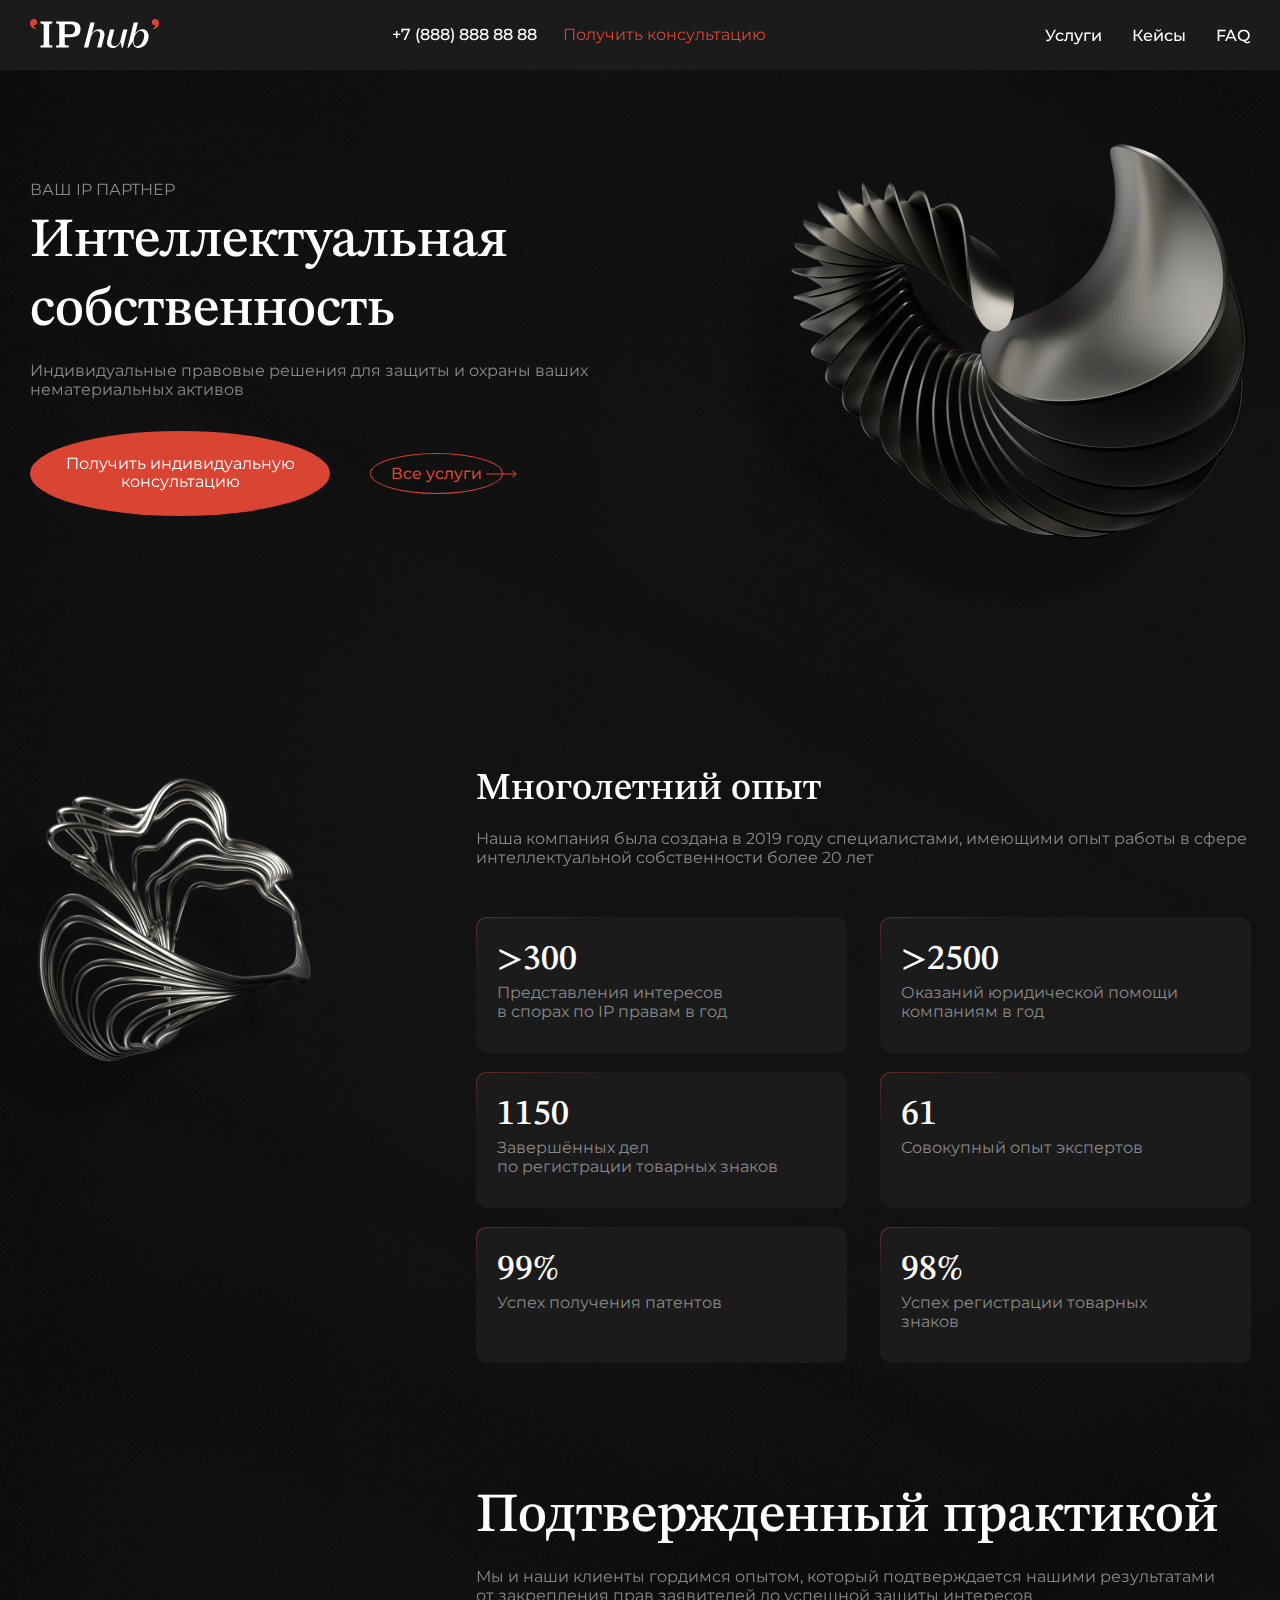
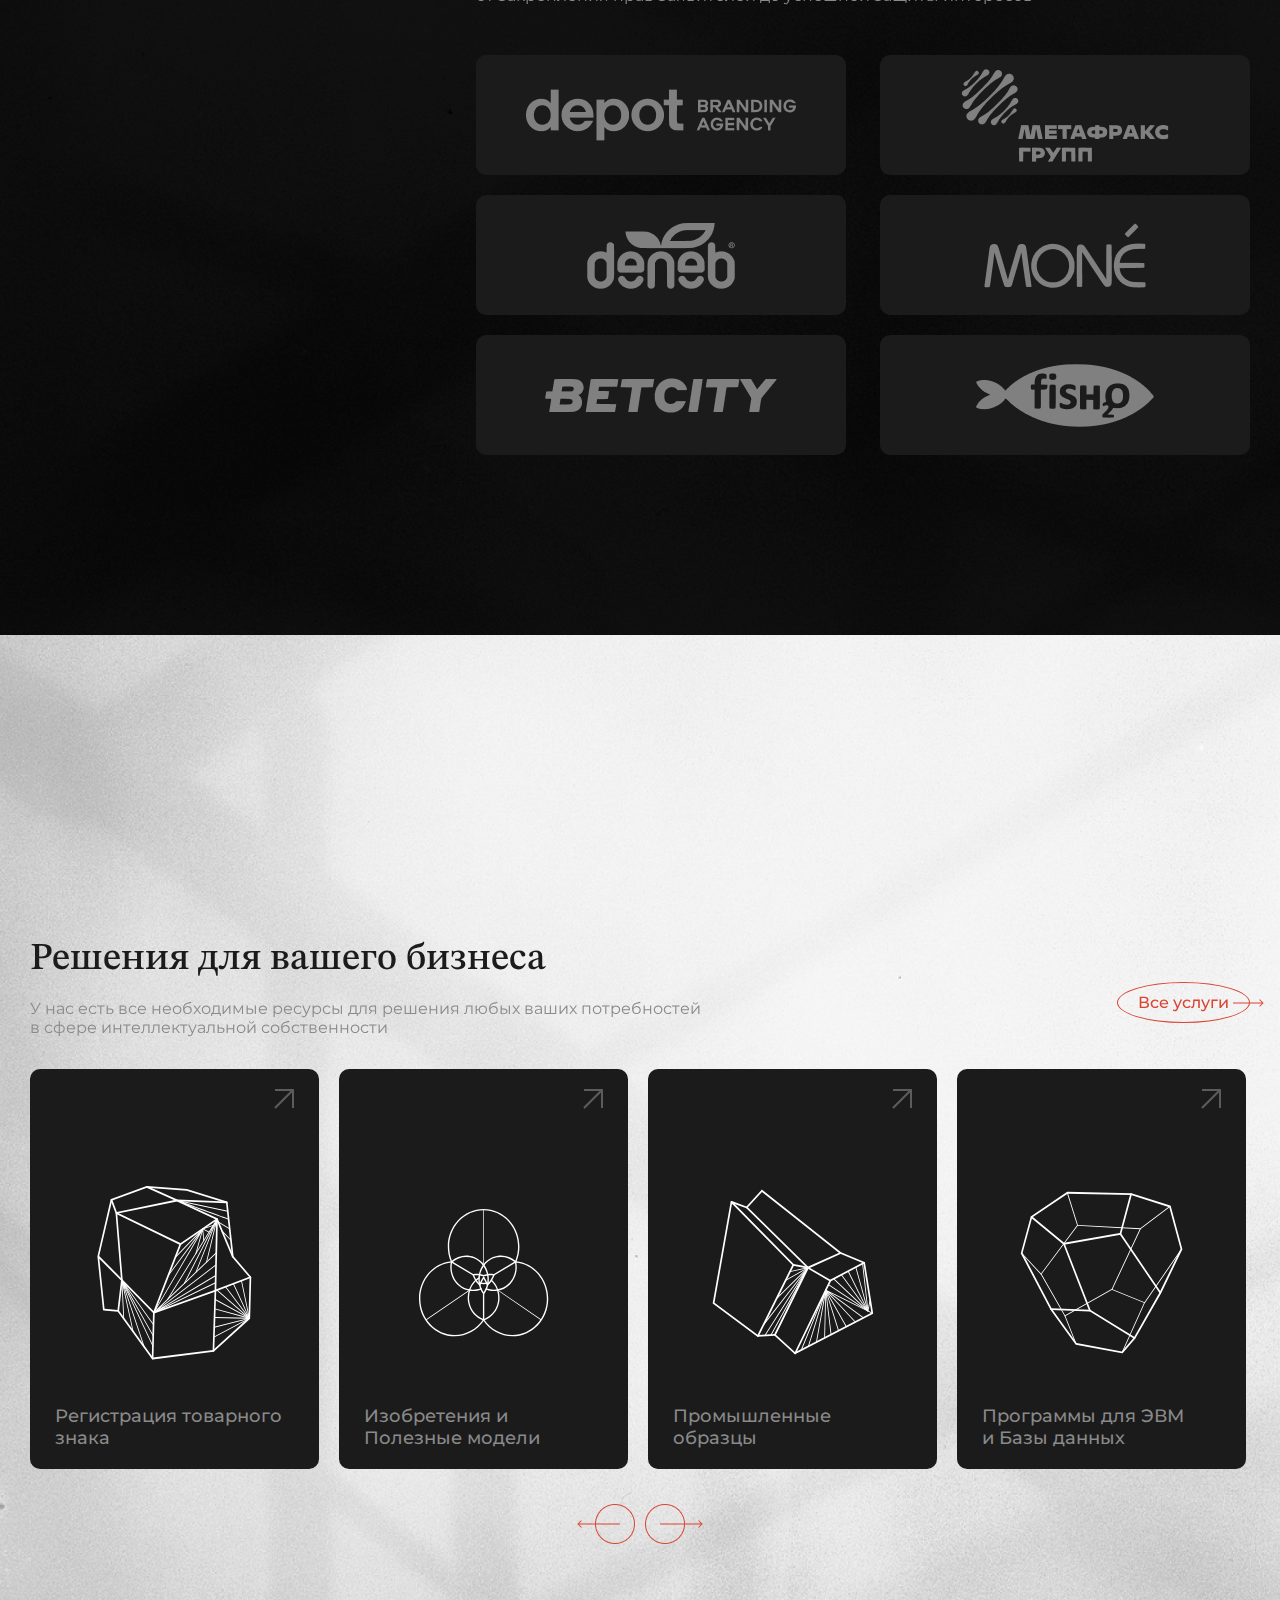
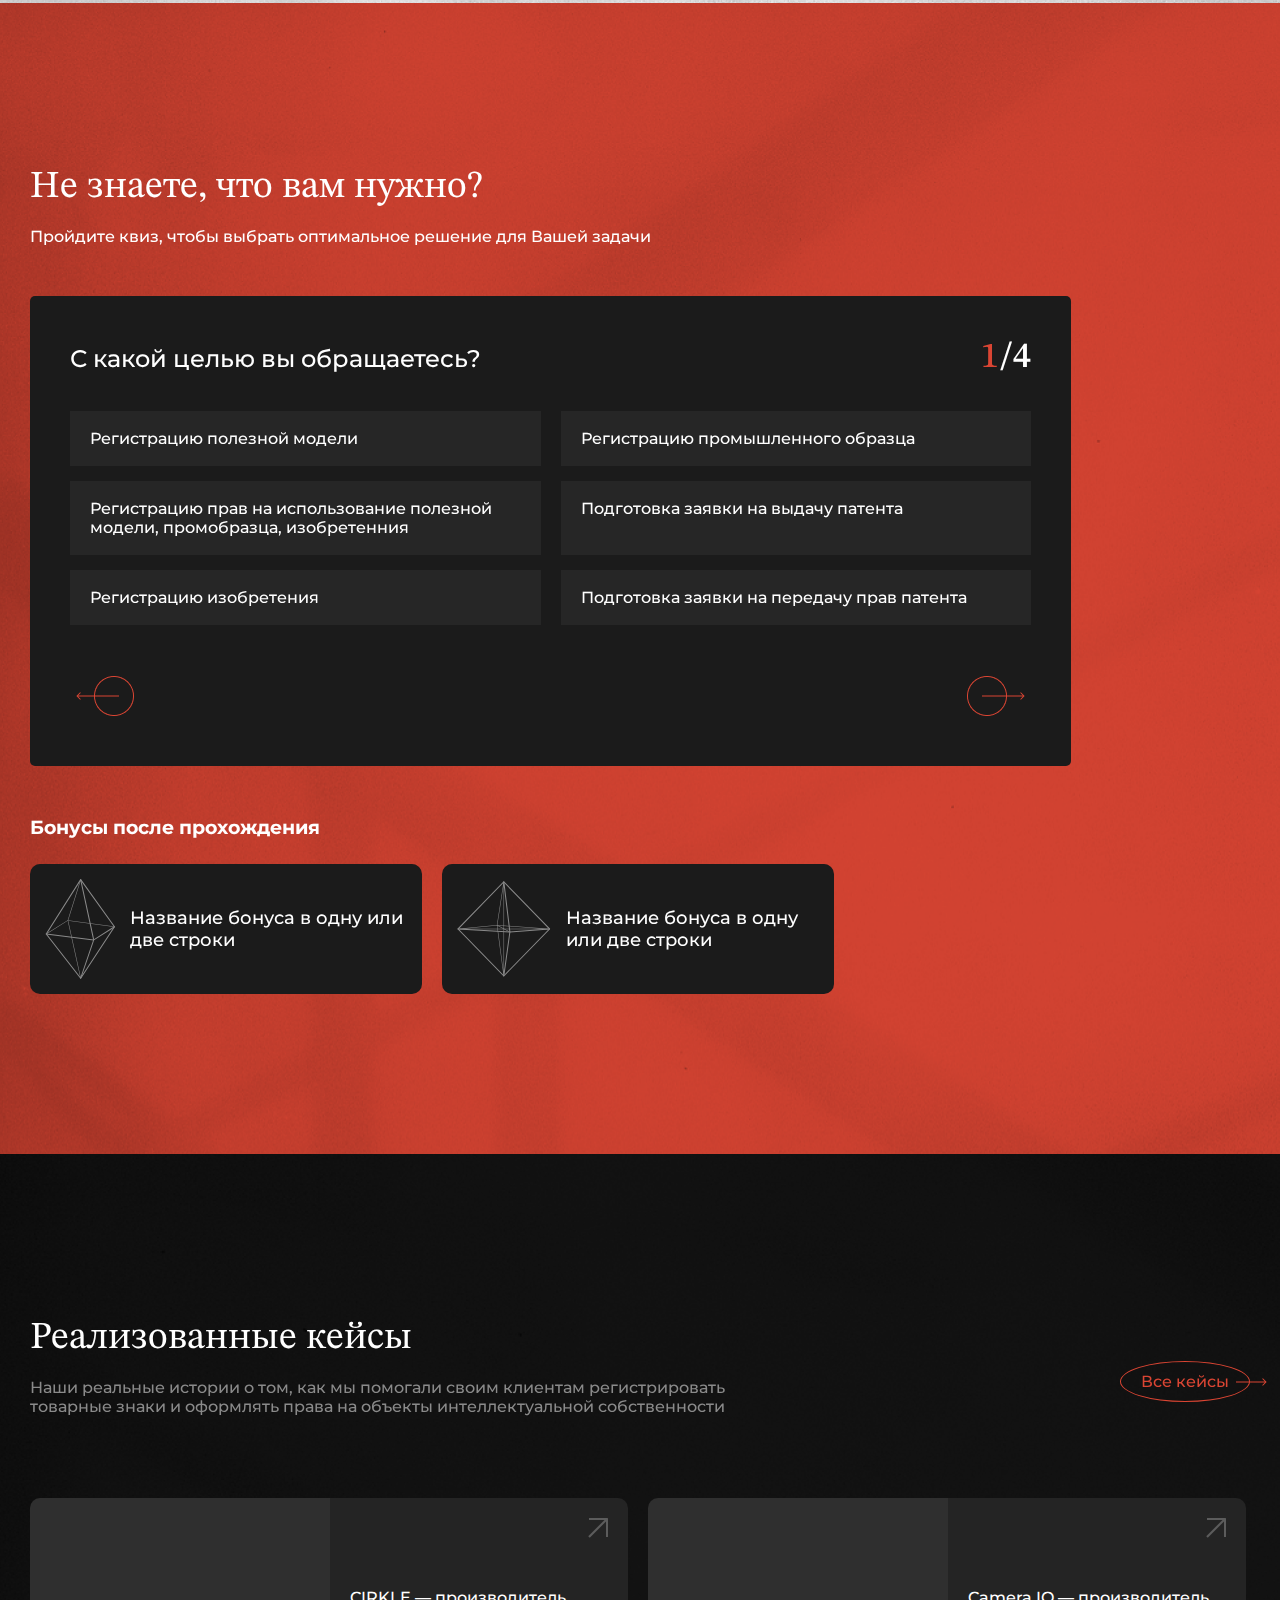
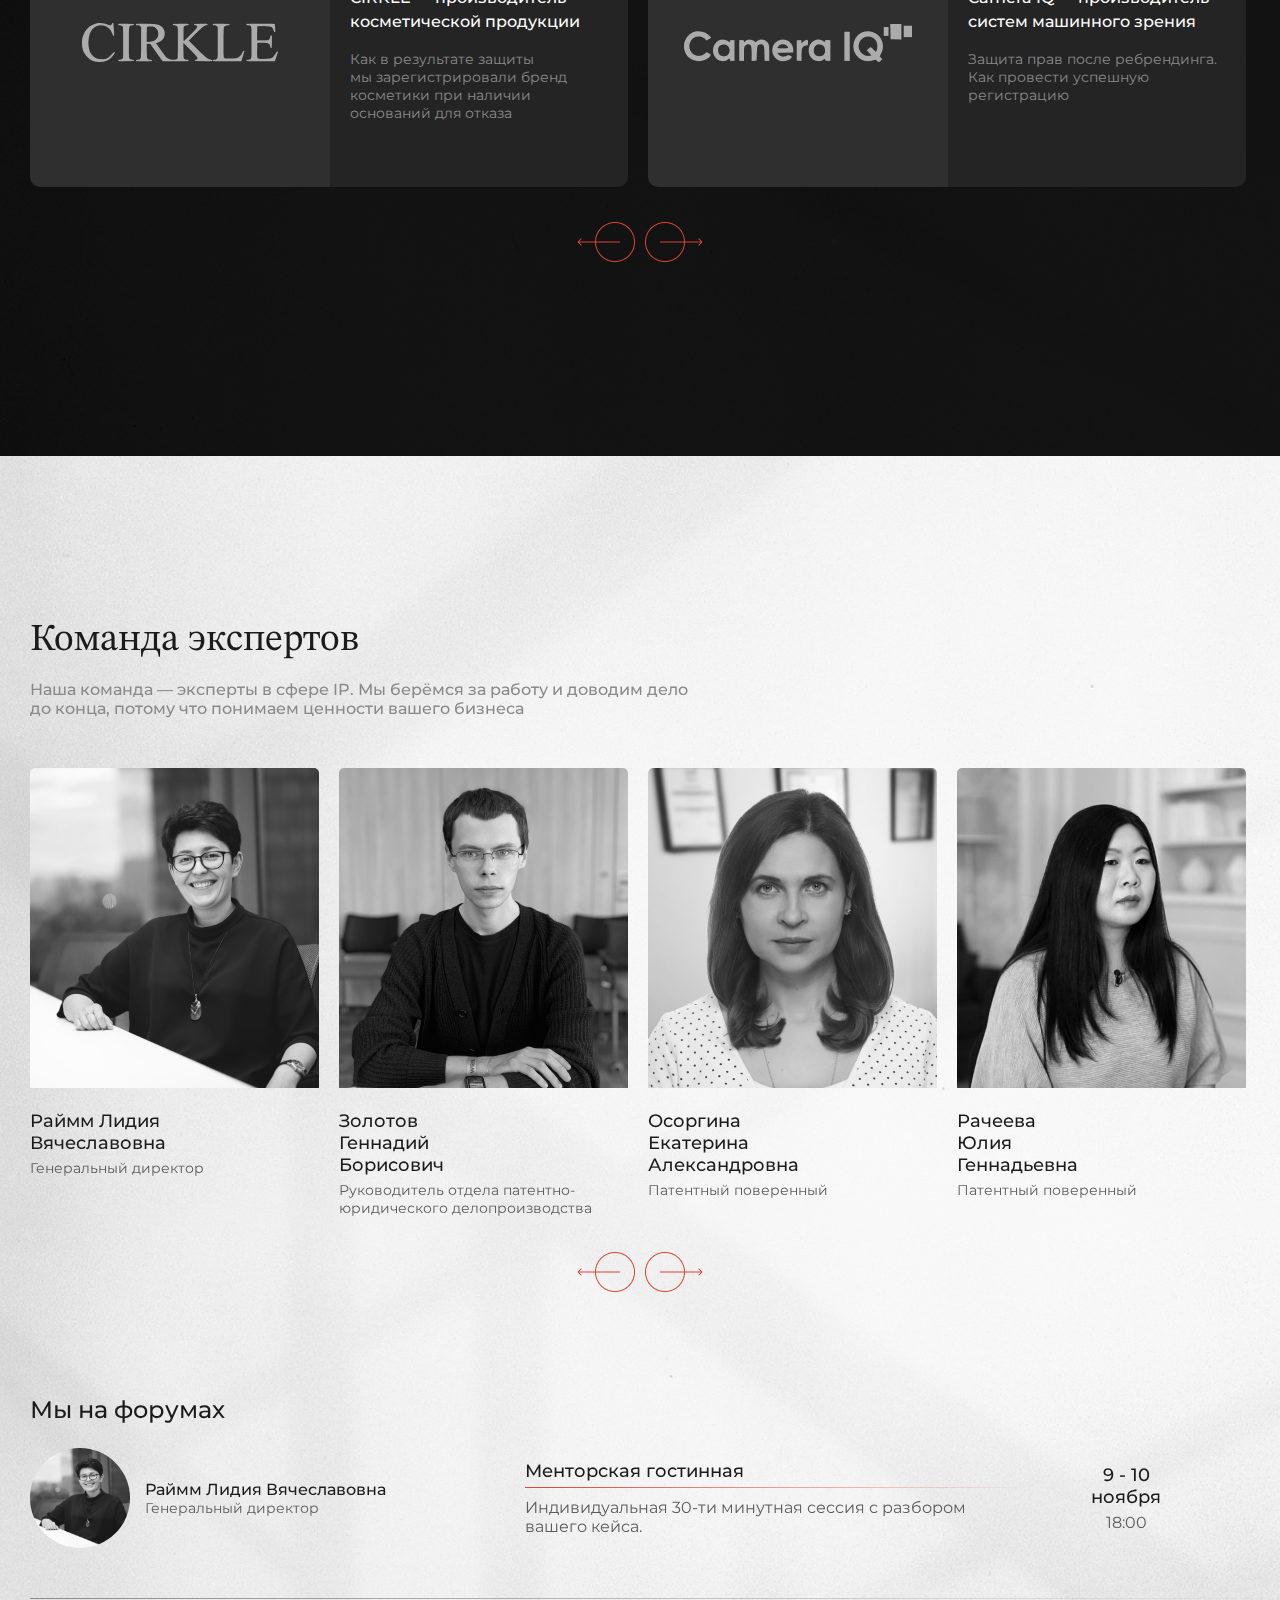
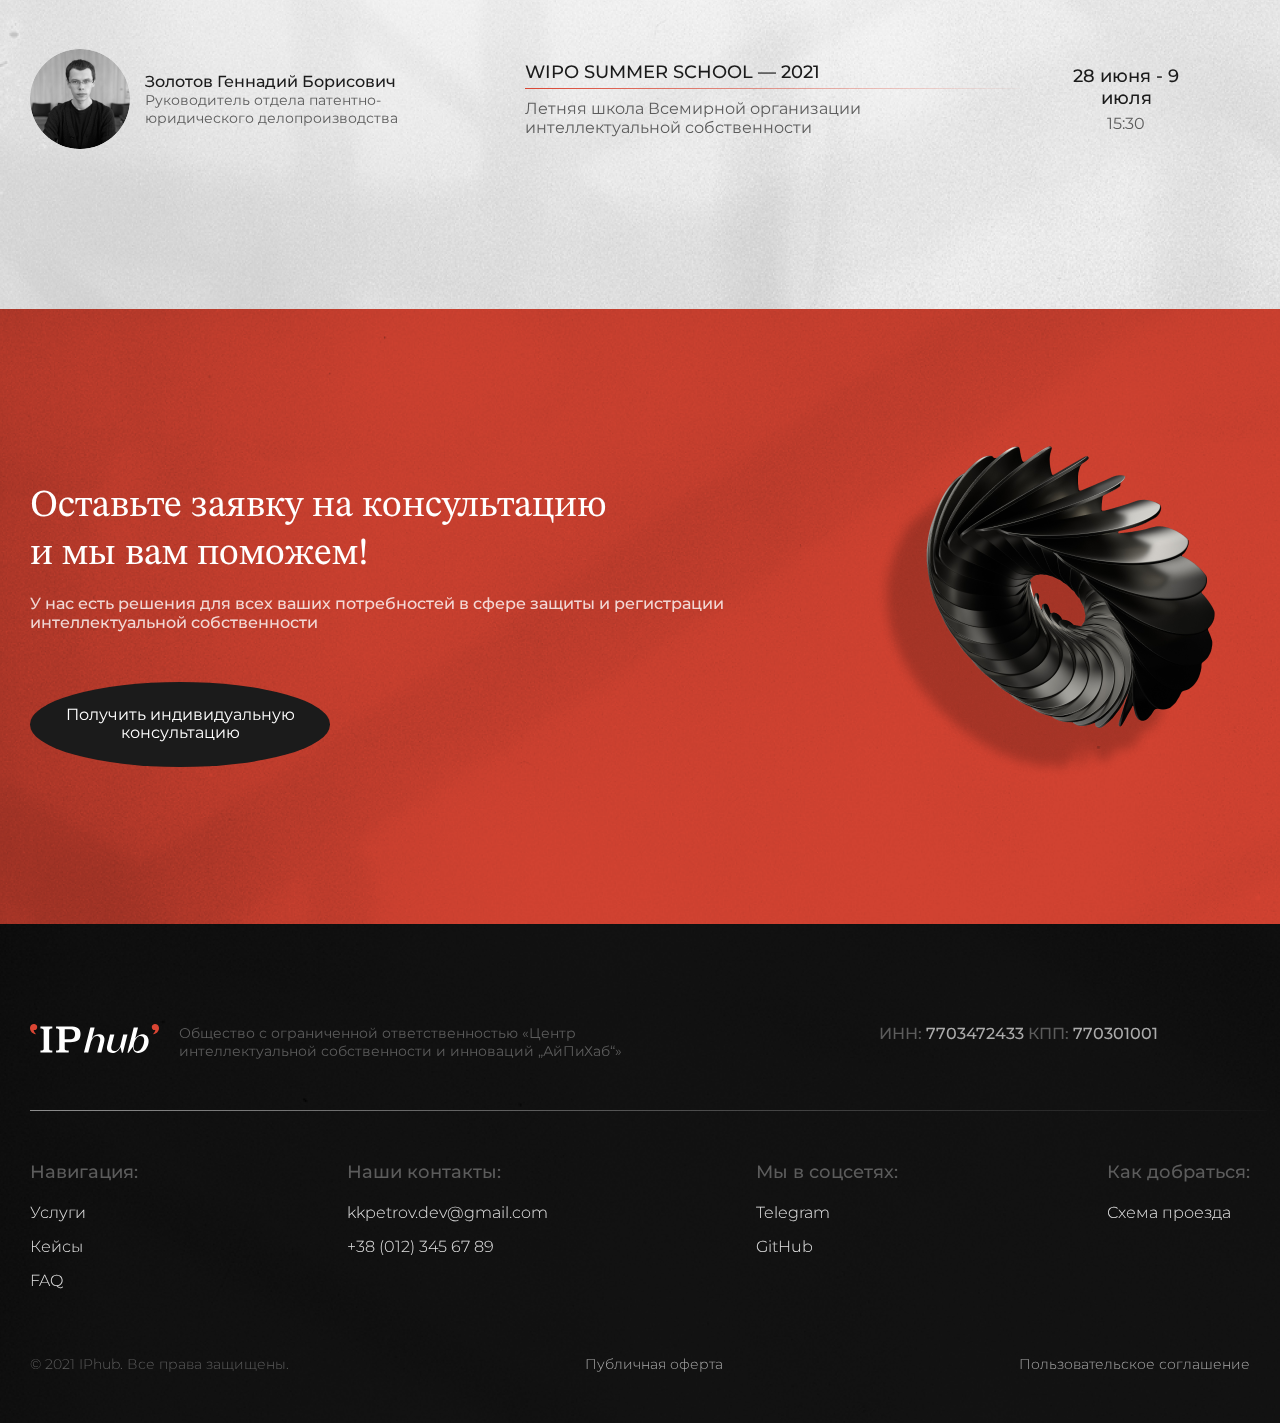
<file: index.html>
<!DOCTYPE html>
<html lang="en">
<head>
    <meta charset="UTF-8">
    <meta http-equiv="X-UA-Compatible" content="IE=edge">
    <meta name="viewport" content="width=device-width, initial-scale=1.0">
    <link rel="shortcut icon" href="favicon.ico">
    <title>IPhub</title>

    <link rel="stylesheet" href="https://unpkg.com/swiper@8/swiper-bundle.min.css"/>
    <link rel="stylesheet" href="css/normalize.css">
    <link rel="stylesheet" href="css/main.css">
</head>
<body>
    <header class="header">
        <div class="header__container container">
            <a href="#" class="header__logo">
                <img src="img/logo.svg" alt="logo" class="header__logo-image">
            </a>
            <div class="header__contact contact">
                <a href="tel:+78888888888" class="contact__number">+7 (888) 888 88 88</a>
                <button class="contact__button">Получить консультацию</button>
            </div>
            
            <nav class="header__menu menu">
                <div class="menu__icon">
                    <span></span>
                </div>
                <ul class="menu__list">
                    <li class="menu__item"><a data-goto=".services" href="#" class="menu__link">Услуги</a></li>
                    <li class="menu__item"><a data-goto=".cases" href="#" class="menu__link">Кейсы</a></li>
                    <li class="menu__item"><a data-goto="" href="faq.html" class="menu__link">FAQ</a></li>
                </ul>
            </nav>
        </div>
    </header>
    <main class="page">
        <section class="main">
            <div class="main__wrapper">
                <div class="main__container container">
                    <div class="main__info info">
                        <div class="info__text">
                            <p class="info__suptitle suptitle">Ваш IP партнер</p>
                            <h1 class="info__title title">Интеллектуальная собственность</h1>
                            <p class="info__subtitle subtitle">Индивидуальные правовые решения для защиты и охраны ваших нематериальных активов</p>
    
                            <div class="info__buttons">
                                <button href="#" class="info__btn btn-big btn-big-red">Получить индивидуальную консультацию</button>
                                <a href="services.html" class="info__btn btn btn-next">Все услуги</a>
                            </div>
                            <div class="popup">
                                <div class="popup__container">
                                    <div class="popup__body">
                                        <button class="popup__btn-close">
                                            <img src="img/close.svg" alt="close popup" class="popup__btn-close__image">
                                        </button>
                                        <h2 class="popup__title">Оставить заявку</h2>
                                        <p class="popup__subtitle">Укажите свои данные, и наш специалист свяжется с вами</p>
                                        <ul class="popup__content">
                                            <li class="popup__item">
                                                <p class="popup__item-title">Как к вам обращаться</p>
                                                <input class="popup__item-input empty" type="text">
                                                <p class="popup__item-empty">Введите ФИО</p>
                                            </li>

                                            <li class="popup__item">
                                                <p class="popup__item-title">Номер телефона</p>
                                                <input class="popup__item-input empty" type="tel" id="popup-tel">
                                                <p class="popup__item-empty">Укажите ваш номер телефона</p>

                                            </li>

                                            <li class="popup__item">
                                                <p class="popup__item-title">Почта</p>
                                                <input class="popup__item-input empty" id="popup-email" type="email">
                                                <p class="popup__item-empty">Укажите вашу почту</p>

                                            </li>

                                            <li class="popup__item">
                                                <p class="popup__item-title">Запрос</p>
                                                <textarea class="popup__item-input input-big empty" type="text"></textarea>
                                                <p class="popup__item-empty">Поле "запрос" не может быть пустым</p>

                                            </li>
                                        </ul>
                                        <form action="" class="popup__checkbox">
                                            <input type="checkbox" name="" id="popup-checkbox">
                                            <p>Я принимаю соглашение на <a href="personaldata.html">обработку персональных данных</a> и <a href="privacypolicy.html">политику конфиденциальности</a></p>
                                            <p class="popup__item-empty">Примите соглашение</p>

                                        </form>
                                        <button class="btn btn-next popup__btn">Отправить</button>

                                    </div>
                                </div>
                            </div>
                        </div>
                        <img src="img/main-page/main/main1.png" alt="" class="info__image">
                        <!-- <img src="img/main-page/main/img1.png" alt="" class="info__image"> -->
                    </div>
    
                    <div class="main__expirience expirience">
                        <img src="img/main-page/main/main2.png" alt="" class="expirience__image">
                        <!-- <img src="img/main-page/main/img2.png" alt="" class="expirience__image"> -->
                        <div class="expirience__text">
                            <h2 class="expirience__title title">Многолетний опыт</h2>
                            <p class="expirience__subtitle subtitle">Наша компания была создана в 2019 году специалистами, имеющими опыт работы в сфере интеллектуальной собственности более 20 лет</p>
    
                            <ul class="expirience__list cards">
                                <li class="expirience__item card">
                                    <div class="card__bord"></div>
                                    <div class="card__back">
                                        <p class="card__title title">>300</p>
                                        <p class="card__subtitle subtitle">Представления интересов в спорах по IP правам в год</p>
                                    </div>
                                    
                                </li>
                                <li class="expirience__item card">
                                    <div class="card__bord"></div>
                                    <div class="card__back">
                                        <p class="card__title title">>2500</p>
                                        <p class="card__subtitle subtitle">Оказаний юридической помощи компаниям в год</p>
                                    </div>

                                </li>
                                <li class="expirience__item card">
                                    <div class="card__bord"></div>
                                    <div class="card__back">
                                        <p class="card__title title">1150</p>
                                        <p class="card__subtitle subtitle">Завершённых дел по регистрации товарных знаков</p>
                                    </div>

                                </li>
                                <li class="expirience__item card">
                                    <div class="card__bord"></div>
                                    <div class="card__back">
                                        <p class="card__title title">61</p>
                                        <p class="card__subtitle subtitle">Совокупный опыт экспертов</p>
                                    </div>

                                </li>
                                <li class="expirience__item card">
                                    <div class="card__bord"></div>
                                    <div class="card__back">
                                        <p class="card__title title">99%</p>
                                        <p class="card__subtitle subtitle">Успех получения патентов</p>
                                    </div>

                                </li>
                                <li class="expirience__item card">
                                    <div class="card__bord"></div>
                                    <div class="card__back">
                                        <p class="card__title title">98%</p>
                                        <p class="card__subtitle subtitle">Успех регистрации товарных знаков</p>
                                    </div>
                                </li>
                            </ul>
                            
                            <h2 class="clients__title title">Подтвержденный практикой</h2>
                            <p class="clients__subtitle subtitle">Мы и наши клиенты гордимся опытом, который подтверждается нашими результатами от закрепления прав заявителей до успешной защиты интересов</p>
    
                            <ul class="clients__list cards">
                                <li class="clients__item card">
                                    <img src="img/main-page/main/clients/depot.png" alt="" class="card__image">
                                </li>
                                <li class="clients__item card">
                                    <img src="img/main-page/main/clients/metafrax.png" alt="" class="card__image">
                                </li>
                                <li class="clients__item card">
                                    <img src="img/main-page/main/clients/deneb.png" alt="" class="card__image">
                                </li>
                                <li class="clients__item card">
                                    <img src="img/main-page/main/clients/mone.png" alt="" class="card__image">
                                </li>
                                <li class="clients__item card">
                                    <img src="img/main-page/main/clients/betcity.png" alt="" class="card__image">
                                </li>
                                <li class="clients__item card">
                                    <img src="img/main-page/main/clients/fish2o.png" alt="" class="card__image">
                                </li>
                                
                            </ul>
                        </div>
                    </div>
    
                </div>
            </div>
        </section>
        <section id="services" class="services">
            <div class="services__wrapper">
                <div class="services__container container">
                    <div class="services__info">
                        <div class="services__text">
                            <h2 class="services__title title">Решения для вашего бизнеса</h2>
                            <p class="services__subtitile subtitle">У нас есть все необходимые ресурсы для решения любых ваших потребностей в сфере интеллектуальной собственности</p>
                        </div>
                        <a href="services.html" class="services__btn btn btn-next">Все услуги</a>
                    </div>
                    <div class="services__slider swiper">
                        <ul class="slider__content swiper-wrapper">
                            <li class="slider__item swiper-slide">
                                <a href="service.html" class="slider__open-btn">
                                    <img src="img/arrow-open.png" alt="open">
                                </a>
                                <img class="slider__image" src="img/main-page/services/img1.svg" alt="image">
                                <p class="slider__subtitle">Регистрация товарного знака</p>
                            </li>

                            <li class="slider__item swiper-slide">
                                <a href="service.html" class="slider__open-btn">
                                    <img src="img/arrow-open.png" alt="open">
                                </a>
                                <img class="slider__image" src="img/main-page/services/img2.svg" alt="image">
                                <p class="slider__subtitle">Изобретения и Полезные модели</p>
                            </li>

                            <li class="slider__item swiper-slide">
                                <a href="service.html" class="slider__open-btn">
                                    <img src="img/arrow-open.png" alt="open">
                                </a>
                                <img class="slider__image" src="img/main-page/services/img3.svg" alt="image">
                                <p class="slider__subtitle">Промышленные образцы</p>
                            </li>

                            <li class="slider__item swiper-slide">
                                <a href="service.html" class="slider__open-btn">
                                    <img src="img/arrow-open.png" alt="open">
                                </a>
                                <img class="slider__image" src="img/main-page/services/img4.svg" alt="image">
                                <p class="slider__subtitle">Программы для ЭВМ и Базы данных</p>
                            </li>

                            <li class="slider__item swiper-slide">
                                <a href="service.html" class="slider__open-btn">
                                    <img src="img/arrow-open.png" alt="open">
                                </a>
                                <img class="slider__image" src="img/main-page/services/img5.svg" alt="image">
                                <p class="slider__subtitle">Представление интересов, суды</p>
                            </li>

                            <li class="slider__item swiper-slide">
                                <a href="service.html" class="slider__open-btn">
                                    <img src="img/arrow-open.png" alt="open">
                                </a>
                                <img class="slider__image" src="img/main-page/services/img1.svg" alt="image">
                                <p class="slider__subtitle">Лицензии, франчайзинг и отчуждение прав</p>
                            </li>

                            
                            
                        </ul>
                        <div class="slider__controls">
                            <a href="" class="slider__btn">
                                <img class="slider__btn-prev" src="img/prev.png" alt="">
                            </a>
                            <a href="" class="slider__btn">
                                <img class="slider__btn-next" src="img/next.png" alt="">
                            </a>
                        </div>
                    </div>
                </div>
            </div>
        </section>
        <section class="quiz">
            <div class="quiz__container container">
                <div class="quiz__info">
                    <h2 class="quiz__title title">Не знаете, что вам нужно? </h2>
                    <p class="quiz__subtitle subtitle">Пройдите квиз, чтобы выбрать оптимальное решение для Вашей задачи</p>
                </div>
                
                <div class="quiz__content">
                    <div class="quiz__content-info">
                        <div class="quiz__questions"></div>
                        <p class="quiz__indicator"></p>  
                    </div>



                    <!-- <div class="quiz__question">
                        <div class="quiz__question-item">
                            <ul class="quiz__question-item__answers">
                                <li>
                                    
                                </li>
                                <li>
                                    <label>
                                        <input type="radio" name="q1">
                                        Регистрация модели
                                    </label>
                                </li>
                            </ul>
                        </div>
                    </div> -->

                    <ul class="quiz__answers">
                        <!-- <li class="quiz__answers-item">
                            <label>
                                <input type="radio" name="q1">
                                Регистрация полезной модели
                            </label>
                        </li>
                        <li class="quiz__answers-item">
                            <label>
                                <input type="radio" name="q1">
                                Регистрация полезной модели
                            </label>
                        </li> -->
                    </ul>
                    <div class="quiz__controls">
                        <button class="quiz__btn">
                            <img class="quiz__btn-prev" src="img/prev.png" alt="">
                        </button>
                        <button class="quiz__btn">
                            <img class="quiz__btn-next" src="img/next.png" alt="">
                        </button>
                    </div>
                </div>
                <div class="quiz__bonus">
                    <h3 class="quiz__bonus-title">Бонусы после прохождения</h3>
                    <ul class="quiz__bonus-list">
                        <li class="quiz__bonus-item">
                            <img src="img/main-page/quiz/img1.svg" alt="" class="quiz__bonus-item__image">
                            <p class="quiz__bonus-item__title">Название бонуса в одну или две строки</p>
                        </li>
                        <li class="quiz__bonus-item">
                            <img src="img/main-page/quiz/img2.svg" alt="" class="quiz__bonus-item__image">
                            <p class="quiz__bonus-item__title">Название бонуса в одну или две строки</p>
                        </li>
                    </ul>
                </div>
            </div>
        </section>
        <section id="cases" class="cases">
            <div class="cases__wrapper">
                <div class="cases__container container">
                    <div class="cases__info">
                        <div class="cases__text">
                            <h2 class="cases__title title">Реализованные кейсы</h2>
                            <p class="cases__subtitle subtitle">Наши реальные истории о том, как мы помогали своим клиентам регистрировать товарные знаки и оформлять права на объекты интеллектуальной собственности</p>
                        </div>
                        <a href="cases.html" class="cases__btn btn btn-next">Все кейсы</a>
                        
                    </div>
                    <div class="cases__slider swiper">
                        <ul class="slider__content swiper-wrapper">
                            <li class="cases-slider__item swiper-slide">
                                <div class="cases__slider-image">
                                    <img src="img/main-page/cases/cirkle.png" alt="#" class="slider__image">
                                </div>
                                <div class="cases-slider__item-info slider__item-info">
                                    <a href="case.html" class="cases-slider__open-btn slider__open-btn">
                                        <img src="img/arrow-open.png" alt="open">
                                    </a>
                                    <h3 class="slider__item-title">CIRKLE — производитель косметической продукции</h3>
                                    <p class="slider__item-subtitle">Как в результате защиты мы зарегистрировали бренд косметики при наличии оснований для отказа</p>
                                </div>
                            </li>

                            <li class="cases-slider__item swiper-slide">
                                <div class="cases__slider-image">
                                    <img src="img/main-page/cases/camera.png" alt="#" class="slider__image">
                                </div>
                                <div class="cases-slider__item-info slider__item-info">
                                    <a href="case.html" class="cases-slider__open-btn slider__open-btn">
                                        <img src="img/arrow-open.png" alt="open">
                                    </a>
                                    <h3 class="slider__item-title">Camera IQ — производитель систем машинного зрения</h3>
                                    <p class="slider__item-subtitle">Защита прав после ребрендинга. Как провести успешную регистрацию</p>
                                </div>
                            </li>

                            <li class="cases-slider__item swiper-slide">
                                <div class="cases__slider-image">
                                    <img src="img/main-page/cases/hands.png" alt="#" class="slider__image">
                                </div>
                                <div class="cases-slider__item-info slider__item-info">
                                    <a href="case.html" class="cases-slider__open-btn slider__open-btn">
                                        <img src="img/arrow-open.png" alt="open">
                                    </a>
                                    <h3 class="slider__item-title">HANDS — производитель строительных материалов</h3>
                                    <p class="slider__item-subtitle">Предварительный отказ — не приговор! Как мы защищали монополию производителя строительных материалов</p>
                                </div>
                            </li>

                            <li class="cases-slider__item swiper-slide">
                                <div class="cases__slider-image">
                                    <img src="img/main-page/cases/cirkle.png" alt="#" class="slider__image">
                                </div>
                                <div class="cases-slider__item-info slider__item-info">
                                    <a href="case.html" class="cases-slider__open-btn slider__open-btn">
                                        <img src="img/arrow-open.png" alt="open">
                                    </a>
                                    <h3 class="slider__item-title">CIRKLE — производитель косметической продукции</h3>
                                    <p class="slider__item-subtitle">Как в результате защиты мы зарегистрировали бренд косметики при наличии оснований для отказа</p>
                                </div>
                            </li>

                            <li class="cases-slider__item swiper-slide">
                                <div class="cases__slider-image">
                                    <img src="img/main-page/cases/camera.png" alt="#" class="slider__image">
                                </div>
                                <div class="cases-slider__item-info slider__item-info">
                                    <a href="case.html" class="cases-slider__open-btn slider__open-btn">
                                        <img src="img/arrow-open.png" alt="open">
                                    </a>
                                    <h3 class="slider__item-title">Camera IQ — производитель систем машинного зрения</h3>
                                    <p class="slider__item-subtitle">Защита прав после ребрендинга. Как провести успешную регистрацию</p>
                                </div>
                            </li>

                            <li class="cases-slider__item swiper-slide">
                                <div class="cases__slider-image">
                                    <img src="img/main-page/cases/hands.png" alt="#" class="slider__image">
                                </div>
                                <div class="cases-slider__item-info slider__item-info">
                                    <a href="case.html" class="cases-slider__open-btn slider__open-btn">
                                        <img src="img/arrow-open.png" alt="open">
                                    </a>
                                    <h3 class="slider__item-title">HANDS — производитель строительных материалов</h3>
                                    <p class="slider__item-subtitle">Предварительный отказ — не приговор! Как мы защищали монополию производителя строительных материалов</p>
                                </div>
                            </li>

                        
                           
                        </ul>
                        <div class="slider__controls">
                            <a href="" class="slider__btn">
                                <img class="slider__btn-prev" src="img/prev.png" alt="">
                            </a>
                            <a href="" class="slider__btn">
                                <img class="slider__btn-next" src="img/next.png" alt="">
                            </a>
                        </div>
                    </div>
                </div>
            </div>
        </section>
        <section class="team">
            <div class="team__wrapper">
                <div class="team__container container">
                    <div class="team__info">
                        <div class="team__text">
                            <h2 class="team__title title">Команда экспертов</h2>
                            <p class="team__subtitle subtitle">Наша команда — эксперты в сфере IP. Мы берёмся за работу и доводим дело до конца, потому что понимаем ценности вашего бизнеса</p>
                        </div>
    
                        <div class="team__slider swiper">
                            <ul class="team-slider__content slider__content swiper-wrapper">
                                <li class="team-slider__item swiper-slide">
                                    <div class="team__slider-item__image">
                                        <img src="img/main-page/team/wf/unsplash_v29_2mG3BNE.png" alt="">
                                    </div>
                                    <h3 class="team__slider-item__name">Раймм Лидия Вячеславовна</h3>
                                    <p class="team__slider-item__subtitle">Генеральный директор</p>
                                </li>
                                <li class="team-slider__item swiper-slide">
                                    <div class="team__slider-item__image">
                                        <img src="img/main-page/team/wf/unsplash_WNoLnJo7tS8.png" alt="">

                                    </div>
                                    <h3 class="team__slider-item__name">Золотов Геннадий Борисович</h3>
                                    <p class="team__slider-item__subtitle">Руководитель отдела патентно-юридического делопроизводства</p>
                                </li> 
                                <li class="team-slider__item swiper-slide">
                                   
                                    <div class="team__slider-item__image">
                                        <img src="img/main-page/team/wf/unsplash_0fN7Fxv1eWA.png" alt="">
                                    </div>
                                    <h3 class="team__slider-item__name">Осоргина Екатерина Александровна</h3>
                                    <p class="team__slider-item__subtitle">Патентный поверенный</p>
                                </li> 
                                <li class="team-slider__item swiper-slide">
                                    <div class="team__slider-item__image">
                                        <img src="img/main-page/team/wf/unsplash_v29_2mG3BNE-1.png" alt="">

                                    </div>
                                    <h3 class="team__slider-item__name">Рачеева Юлия Геннадьевна</h3>
                                    <p class="team__slider-item__subtitle">Патентный поверенный</p>
                                </li> 
                                <li class="team-slider__item swiper-slide">
                                    <div class="team__slider-item__image">
                                        <img src="img/main-page/team/wf/unsplash_j5KAuRrYX7g.png" alt="">

                                    </div>
                                    <h3 class="team__slider-item__name">Пахоменко Алина Аликовна</h3>
                                    <p class="team__slider-item__subtitle">Адвокат</p>
                                </li> 
                                <li class="team-slider__item swiper-slide">
                                    <div class="team__slider-item__image">
                                        <img src="img/main-page/team/wf/unsplash_v29_2mG3BNE.png" alt="">
                                    </div>
                                    <h3 class="team__slider-item__name">Нигодина Вероника Анатольевна</h3>
                                    <p class="team__slider-item__subtitle">Маркетолог</p>
                                </li>    
                            </ul>
    
                            <div class="team-slider__controls slider__controls">
                                <a href="" class="slider__btn">
                                    <img class="slider__btn-prev" src="img/prev.png" alt="">
                                </a>
                                <a href="" class="slider__btn">
                                    <img class="slider__btn-next" src="img/next.png" alt="">
                                </a>
                            </div>
                        </div>
                    </div>

                    <div class="team__forums">
                        <h3 class="team__forums-title">Мы на форумах</h3>
                        <ul class="team__forums-content forums">
                            <li class="forums__item">
                                <div class="forums__item-pers">
                                    <img width="100px" height="100px" src="img/main-page/team/wf/unsplash_v29_2mG3BNE.png" alt="" class="forums__pers-avatar">
                                    <div class="forums__pers-text">
                                        <h3 class="forums__pers-name">Раймм Лидия Вячеславовна</h3>
                                        <p class="forums__pers-spec">Генеральный директор</p>
                                    </div>

                                </div>
                                <div class="forums__item-place">
                                    <h3 class="forums__place-title">Менторская гостинная</h3>
                                    <div class="forums__decor decor-red"></div>
                                    <p class="forums__place-subtitle">Индивидуальная 30-ти минутная сессия с разбором вашего кейса.</p>
                                </div>
                                <div class="forums__item-date">
                                    <p class="forums__date-date">9 - 10 ноября</p>
                                    <p class="forums__date-time">18:00</p>
                                </div>
                            </li>
                            <div class="forums__decor decor-grey"></div>
                            <li class="forums__item">
                                <div class="forums__item-pers">
                                    <img width="100px" height="100px" src="img/main-page/team/wf/zgbava.png" alt="" class="forums__pers-avatar">
                                    <div class="forums__pers-text">
                                        <h3 class="forums__pers-name">Золотов Геннадий Борисович</h3>
                                        <p class="forums__pers-spec">Руководитель отдела патентно-юридического делопроизводства</p>
                                    </div>

                                </div>
                                <div class="forums__item-place">
                                    <h3 class="forums__place-title">WIPO SUMMER SCHOOL — 2021</h3>
                                    <div class="forums__decor decor-red"></div>
                                    <p class="forums__place-subtitle">Летняя школа Всемирной организации интеллектуальной собственности</p>
                                </div>
                                <div class="forums__item-date">
                                    <p class="forums__date-date">28 июня - 9 июля</p>
                                    <p class="forums__date-time">15:30</p>
                                </div>
                            </li>
                        </ul>
                    </div>
                </div>

                </div>
            </div>
        </section>
        <section id="faq" class="help">
            <div class="help__wrapper">
                <div class="help__container container">
                    <div class="help__info">
                        <h2 class="help__title title">Оставьте заявку на консультацию и мы вам поможем! </h2>
                        <p class="help__subtitle subtitle">У нас есть решения для всех ваших потребностей в сфере защиты и регистрации интеллектуальной собственности</p>
                        <button class="help__btn btn-big-black btn-big">Получить индивидуальную консультацию</button>
                    </div>
                    <img src="img/main-page/help/image.png" alt="#" class="help__image">
                </div>
            </div>
        </section>
    </main>
    <footer class="footer">
        <div class="footer__wrapper">
            <div class="footer__container container">
                <div class="footer__text">
                    <img src="img/logo.svg" alt="" class="footer__logo">
                    <p class="footer__subtitle">Общество с ограниченной ответственностью «Центр интеллектуальной собственности и инноваций „АйПиХаб“»</p>
                    <p class="footer__docs"><span>ИНН:</span> 7703472433 <span>КПП:</span> 770301001</p>
                </div>
                <div class="footer__decor decor decor-grey"></div>
                <div class="footer__content">
                    <div class="footer__nav">
                        <p class="footer__nav-title">Навигация:</p>
                        <ul class="footer__nav-content">
                            <li class="menu__item"><a data-goto=".services" href="#" class="menu__link">Услуги</a></li>
                            <li class="menu__item"><a data-goto=".cases" href="#" class="menu__link">Кейсы</a></li>
                            <li class="menu__item"><a data-goto="" href="faq.html" class="menu__link">FAQ</a></li>
                        </ul>
                    </div>
                    <div class="footer__contacts">
                        <p class="footer__contacts-title">Наши контакты:</p>
                        <ul class="footer__contacts-content">
                            <li class="footer__contacts-item"><a href="mailto:kkpetrov.dev@gmail.com">kkpetrov.dev@gmail.com</a></li>
                            <li class="footer__contacts-item"><a href="tel:+7888888888">+38 (012) 345 67 89</a></li>
                        </ul>
                    </div>
                    <div class="footer__social">
                        <p class="footer__social-title">Мы в соцсетях:</p>
                        <ul class="footer__social-content">
                            <li class="footer__social-item"><a target="_blank" href="https://t.me/kk_ppetrov">Telegram</a></li>
                            <li class="footer__social-item"><a target="_blank" href="https://github.com/kkk-petrov">GitHub</a></li>
                        </ul>
                    </div>
                    <div class="footer__map">
                        <p class="footer__map-title">Как добраться:</p>
                        <ul class="footer__map-content">
                            <li class="footer__map-item"><a href="map.html">Схема проезда</a></li>
                        </ul>
                    </div>
                </div>
                <div class="footer__info">
                    <p class="footer__copyright">© 2021 IPhub. Все права защищены.</p>
                    <p class="footer__offer"><a href="publicoffer.html">Публичная оферта</a></p>
                    <p class="footer__terms"><a href="terms.html">Пользовательское соглашение</a></p>
                </div>
            </div>
        </div>
    </footer>

    <script src="https://unpkg.com/swiper@8/swiper-bundle.min.js"></script>
    <script src="js/script.js"></script>
    <script src="js/sliders.js"></script>
    <script src="js/quiz.js"></script>
</body>
</html>
</file>
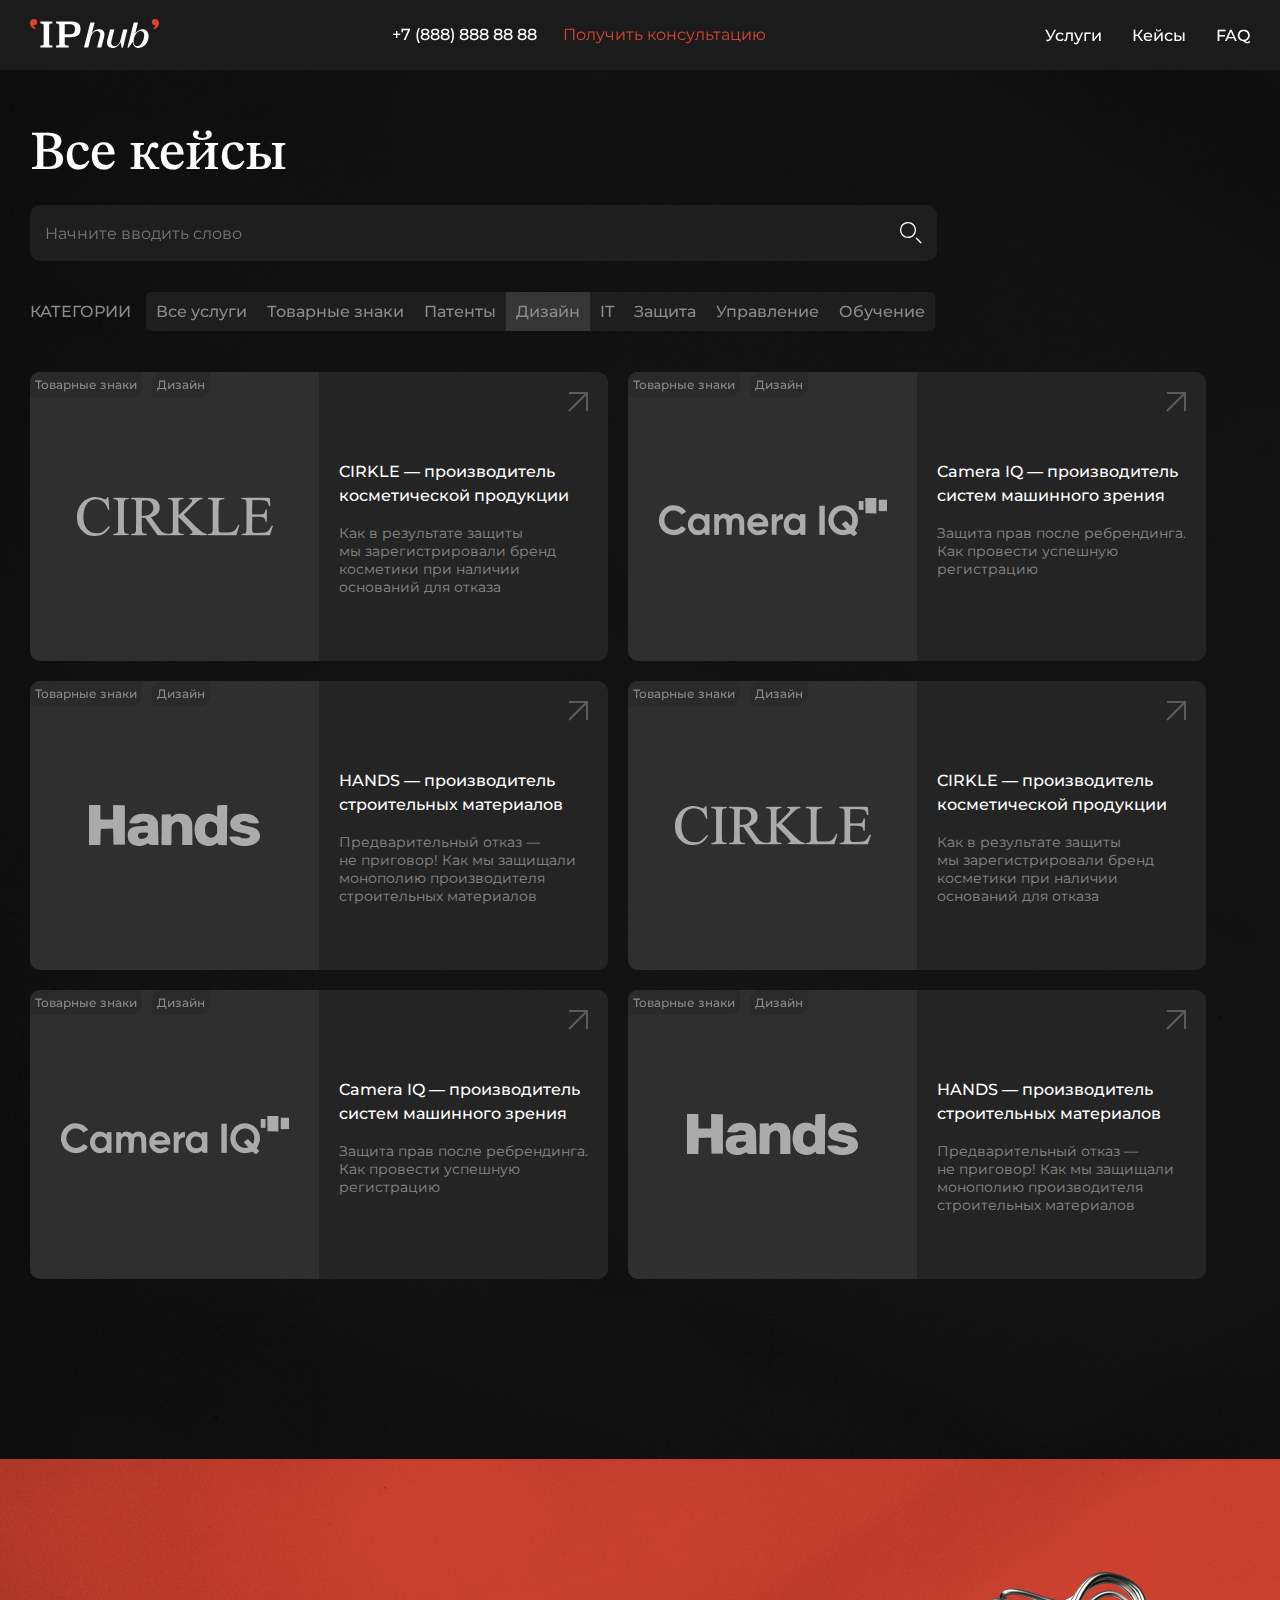
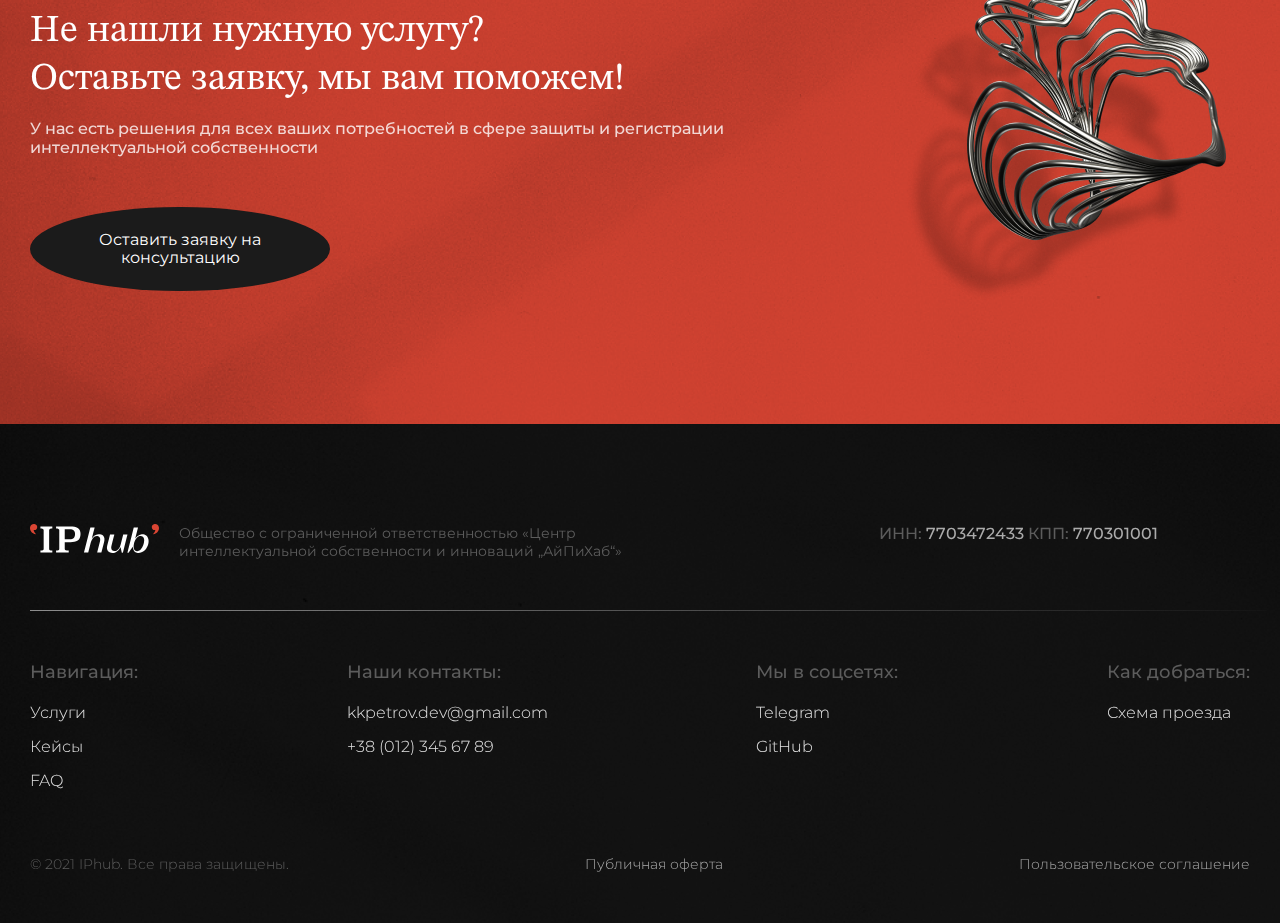
<file: cases.html>
<!DOCTYPE html>
<html lang="en">
<head>
    <meta charset="UTF-8">
    <meta http-equiv="X-UA-Compatible" content="IE=edge">
    <meta name="viewport" content="width=device-width, initial-scale=1.0">
    <link rel="shortcut icon" href="favicon.ico">
    <title>IPhub</title>

    <link rel="stylesheet" href="https://unpkg.com/swiper@8/swiper-bundle.min.css"/>
    <link rel="stylesheet" href="css/normalize.css">
    <link rel="stylesheet" href="css/main.css">
</head>
<body>
    <header class="header">
        <div class="header__container container">
            <a href="index.html" class="header__logo">
                <img src="img/logo.svg" alt="logo" class="header__logo-image">
            </a>
            <div class="header__contact contact">
                <a href="tel:+78888888888" class="contact__number">+7 (888) 888 88 88</a>
                <button class="contact__button">Получить консультацию</button>
            </div>
            
            <nav class="header__menu menu">
                <div class="menu__icon">
                    <span></span>
                </div>
                <ul class="menu__list">
                    <li class="menu__item"><a data-goto="" href="services.html" class="menu__link">Услуги</a></li>
                    <li class="menu__item"><a data-goto="" href="cases.html" class="menu__link">Кейсы</a></li>
                    <li class="menu__item"><a data-goto="" href="faq.html" class="menu__link">FAQ</a></li>
                </ul>
            </nav>
        </div>
    </header>

    <main class="page">
        <section class="cases-all">
            <div class="cases-all__wrapper">
                <div class="cases-all__container container">
                    <div class="cases-all__info">
                        <h1 class="cases-all__title title">
                            Все кейсы
                        </h1>
                        <form class="cases-all__search search"> 
                            <input type="text" class="search__input" placeholder="Начните вводить слово">
                            <button class="search__button" type="submit">
                                <img src="img/search.svg" alt="">
                            </button>
                        </form>
                        <div class="cases-all__categories">
                            <p class="categories__text">Категории</p>
                            <ul class="categories__list">
                                <li class="categories__item" id="all">
                                    Все услуги
                                </li>

                                <li class="categories__item" id="all">
                                    Товарные знаки
                                </li>

                                <li class="categories__item" id="all">
                                    Патенты
                                </li>

                                <li class="categories__item active" id="all">
                                    Дизайн
                                </li>

                                <li class="categories__item" id="all">
                                    IT
                                </li>

                                <li class="categories__item" id="all">
                                    Защита
                                </li>

                                <li class="categories__item" id="all">
                                    Управление
                                </li>

                                <li class="categories__item" id="all">
                                    Обучение
                                </li>
                            </ul>

                            <select name="" id="" class="dropdown-categories__list">
                                <option value="" class="dropdown-categories__item">Все услуги</option>
                                <option value="" class="dropdown-categories__item">Товарные знаки</option>
                                <option value="" class="dropdown-categories__item">Патенты</option>
                                <option value="" class="dropdown-categories__item">Дизайн</option>
                                <option value="" class="dropdown-categories__item">IT</option>
                                <option value="" class="dropdown-categories__item">Защита</option>
                                <option value="" class="dropdown-categories__item">Управление</option>
                                <option value="" class="dropdown-categories__item">Обучение</option>
                            </select>
                        </div>


                        <div class="cases-all__cards servises__cards">    
                            <ul class="slider-content cases-all__list">
                                <li class="cases-all__item swiper-slide">
                                    <div class="item__categories">
                                        <span class="item__category">Товарные знаки</span>
                                        <span class="item__category">Дизайн</span>
                                    </div>
                                    <div class="cases__slider-image cases-item__image">
                                        <img src="img/main-page/cases/cirkle.png" alt="#" class="slider__image">
                                    </div>
                                    <div class="cases-slider__item-info cases-item__info slider__item-info">
                                        <a href="case.html" class="cases-slider__open-btn slider__open-btn">
                                            <img src="img/arrow-open.png" alt="open">
                                        </a>
                                        <img src="img/main-page/cases/cirkle.png" alt="" class="cases__item-info__image">

                                        <h3 class="slider__item-title">CIRKLE — производитель косметической продукции</h3>
                                        <p class="slider__item-subtitle">Как в результате защиты мы зарегистрировали бренд косметики при наличии оснований для отказа</p>
                                    </div>
                                </li>

                                <li class="cases-all__item swiper-slide">
                                    <div class="item__categories">
                                        <span class="item__category">Товарные знаки</span>
                                        <span class="item__category">Дизайн</span>
                                    </div>
                                    <div class="cases__slider-image cases-item__image">
                                        <img src="img/main-page/cases/camera.png" alt="#" class="slider__image">
                                    </div>
                                    <div class="cases-slider__item-info cases-item__info slider__item-info">
                                        <a href="case.html" class="cases-slider__open-btn slider__open-btn">
                                            <img src="img/arrow-open.png" alt="open">
                                        </a>

                                        <img src="img/main-page/cases/camera.png" alt="" class="cases__item-info__image">

                                        <h3 class="slider__item-title">Camera IQ — производитель систем машинного зрения</h3>
                                        <p class="slider__item-subtitle">Защита прав после ребрендинга. Как провести успешную регистрацию</p>
                                    </div>
                                </li>

                                <li class="cases-all__item swiper-slide">
                                    <div class="item__categories">
                                        <span class="item__category">Товарные знаки</span>
                                        <span class="item__category">Дизайн</span>
                                    </div>
                                    <div class="cases__slider-image cases-item__image">
                                        <img src="img/main-page/cases/hands.png" alt="#" class="slider__image">
                                    </div>
                                    <div class="cases-slider__item-info cases-item__info slider__item-info">
                                        <a href="case.html" class="cases-slider__open-btn slider__open-btn">
                                            <img src="img/arrow-open.png" alt="open">
                                        </a>
                                        <img src="img/main-page/cases/hands.png" alt="" class="cases__item-info__image">

                                        <h3 class="slider__item-title">HANDS — производитель строительных материалов</h3>
                                        <p class="slider__item-subtitle">Предварительный отказ — не приговор! Как мы защищали монополию производителя строительных материалов</p>
                                    </div>
                                </li>


                                <li class="cases-all__item swiper-slide">
                                    <div class="item__categories">
                                        <span class="item__category">Товарные знаки</span>
                                        <span class="item__category">Дизайн</span>
                                    </div>
                                    <div class="cases__slider-image cases-item__image">
                                        <img src="img/main-page/cases/cirkle.png" alt="#" class="slider__image">
                                    </div>
                                    <div class="cases-slider__item-info cases-item__info slider__item-info">
                                        <a href="case.html" class="cases-slider__open-btn slider__open-btn">
                                            <img src="img/arrow-open.png" alt="open">
                                        </a>
                                        <img src="img/main-page/cases/cirkle.png" alt="" class="cases__item-info__image">

                                        <h3 class="slider__item-title">CIRKLE — производитель косметической продукции</h3>
                                        <p class="slider__item-subtitle">Как в результате защиты мы зарегистрировали бренд косметики при наличии оснований для отказа</p>
                                    </div>
                                </li>

                                <li class="cases-all__item swiper-slide">
                                    <div class="item__categories">
                                        <span class="item__category">Товарные знаки</span>
                                        <span class="item__category">Дизайн</span>
                                    </div>
                                    <div class="cases__slider-image cases-item__image">
                                        <img src="img/main-page/cases/camera.png" alt="#" class="slider__image">
                                    </div>
                                    <div class="cases-slider__item-info cases-item__info slider__item-info">
                                        <a href="case.html" class="cases-slider__open-btn slider__open-btn">
                                            <img src="img/arrow-open.png" alt="open">
                                        </a>

                                        <img src="img/main-page/cases/camera.png" alt="" class="cases__item-info__image">

                                        <h3 class="slider__item-title">Camera IQ — производитель систем машинного зрения</h3>
                                        <p class="slider__item-subtitle">Защита прав после ребрендинга. Как провести успешную регистрацию</p>
                                    </div>
                                </li>

                                <li class="cases-all__item swiper-slide">
                                    <div class="item__categories">
                                        <span class="item__category">Товарные знаки</span>
                                        <span class="item__category">Дизайн</span>
                                    </div>
                                    <div class="cases__slider-image cases-item__image">
                                        <img src="img/main-page/cases/hands.png" alt="#" class="slider__image">
                                    </div>
                                    <div class="cases-slider__item-info cases-item__info slider__item-info">
                                        <a href="case.html" class="cases-slider__open-btn slider__open-btn">
                                            <img src="img/arrow-open.png" alt="open">
                                        </a>
                                        <img src="img/main-page/cases/hands.png" alt="" class="cases__item-info__image">

                                        <h3 class="slider__item-title">HANDS — производитель строительных материалов</h3>
                                        <p class="slider__item-subtitle">Предварительный отказ — не приговор! Как мы защищали монополию производителя строительных материалов</p>
                                    </div>
                                </li>

                                
                            </ul>
                        </div>
                    </div>
                </div>
            </div>
        </section>
        <section id="faq" class="help">
            <div class="help__wrapper">
                <div class="help__container container">
                    <div class="help__info">
                        <h2 class="help__title title">Не нашли нужную услугу?<br>Оставьте заявку, мы вам поможем!</h2>
                        <p class="help__subtitle subtitle">У нас есть решения для всех ваших потребностей в сфере защиты и регистрации интеллектуальной собственности</p>
                        <button class="help__btn btn-big-black btn-big">Оставить заявку на консультацию</button>

                    </div>
                    <div class="popup">
                        <div class="popup__container">
                            <div class="popup__body">
                                <button class="popup__btn-close">
                                    <img src="img/close.svg" alt="close popup" class="popup__btn-close__image">
                                </button>
                                <h2 class="popup__title">Оставить заявку</h2>
                                <p class="popup__subtitle">Укажите свои данные, и наш специалист свяжется с вами</p>
                                <ul class="popup__content">
                                    <li class="popup__item">
                                        <p class="popup__item-title">Как к вам обращаться</p>
                                        <input class="popup__item-input" type="text">
                                        <p class="popup__item-empty">Введите ФИО</p>
                                    </li>

                                    <li class="popup__item">
                                        <p class="popup__item-title">Номер телефона</p>
                                        <input class="popup__item-input" type="text">
                                        <p class="popup__item-empty">Укажите ваш номер телефона</p>

                                    </li>

                                    <li class="popup__item ">
                                        <p class="popup__item-title">Почта</p>
                                        <input class="popup__item-input" type="text">
                                        <p class="popup__item-empty">Укажите вашу почту</p>

                                    </li>

                                    <li class="popup__item ">
                                        <p class="popup__item-title">Запрос</p>
                                        <textarea class="popup__item-input input-big" type="text"></textarea>
                                        <p class="popup__item-empty">Поле "запрос" не может быть пустым</p>

                                    </li>
                                </ul>
                                <form action="" class="popup__checkbox">
                                    <input type="checkbox" name="" id="popup-checkbox">
                                    <p>Я принимаю соглашение на <a href="personaldata.html">обработку персональных данных</a> и <a href="privacypolicy.html">политику конфиденциальности</a></p>
                                    <p class="popup__item-empty">Примите соглашение</p>

                                </form>
                                <button class="popup__btn btn btn-next">Отправить</button>

                            </div>
                        </div>
                    </div>
                    <img src="img/services-page/help/image.png" alt="" class="help__image">
                </div>
            </div>
        </section>
    </main>
    
<footer class="footer">
    <div class="footer__wrapper">
        <div class="footer__container container">
            <div class="footer__text">
                <img src="img/logo.svg" alt="" class="footer__logo">
                <p class="footer__subtitle">Общество с ограниченной ответственностью «Центр интеллектуальной собственности и инноваций „АйПиХаб“»</p>
                <p class="footer__docs"><span>ИНН:</span> 7703472433 <span>КПП:</span> 770301001</p>
            </div>
            <div class="footer__decor decor decor-grey"></div>
            <div class="footer__content">
                <div class="footer__nav">
                    <p class="footer__nav-title">Навигация:</p>
                    <ul class="footer__nav-content">
                        <li class="menu__item"><a data-goto="" href="services.html" class="menu__link">Услуги</a></li>
                        <li class="menu__item"><a data-goto="" href="cases.html" class="menu__link">Кейсы</a></li>
                        <li class="menu__item"><a data-goto="" href="faq.html" class="menu__link">FAQ</a></li>
                    </ul>
                </div>
                <div class="footer__contacts">
                    <p class="footer__contacts-title">Наши контакты:</p>
                    <ul class="footer__contacts-content">
                        <li class="footer__contacts-item"><a href="mailto:kkpetrov.dev@gmail.com">kkpetrov.dev@gmail.com</a></li>
                        <li class="footer__contacts-item"><a href="tel:+7888888888">+38 (012) 345 67 89</a></li>
                    </ul>
                </div>
                <div class="footer__social">
                    <p class="footer__social-title">Мы в соцсетях:</p>
                    <ul class="footer__social-content">
                        <li class="footer__social-item"><a target="_blank" href="https://t.me/kk_ppetrov">Telegram</a></li>
                        <li class="footer__social-item"><a target="_blank" href="https://github.com/kkk-petrov">GitHub</a></li>
                    </ul>
                </div>
                <div class="footer__map">
                    <p class="footer__map-title">Как добраться:</p>
                    <ul class="footer__map-content">
                        <li class="footer__map-item"><a href="map.html">Схема проезда</a></li>
                    </ul>
                </div>
            </div>
            <div class="footer__info">
                <p class="footer__copyright">© 2021 IPhub. Все права защищены.</p>
                <p class="footer__offer"><a href="publicoffer.html">Публичная оферта</a></p>
                <p class="footer__terms"><a href="terms.html">Пользовательское соглашение</a></p>
            </div>
        </div>
    </div>
</footer>

    <script src="js/script.js"></script>
    <script src="js/categories.js"></script>
</body>
</html>
</file>
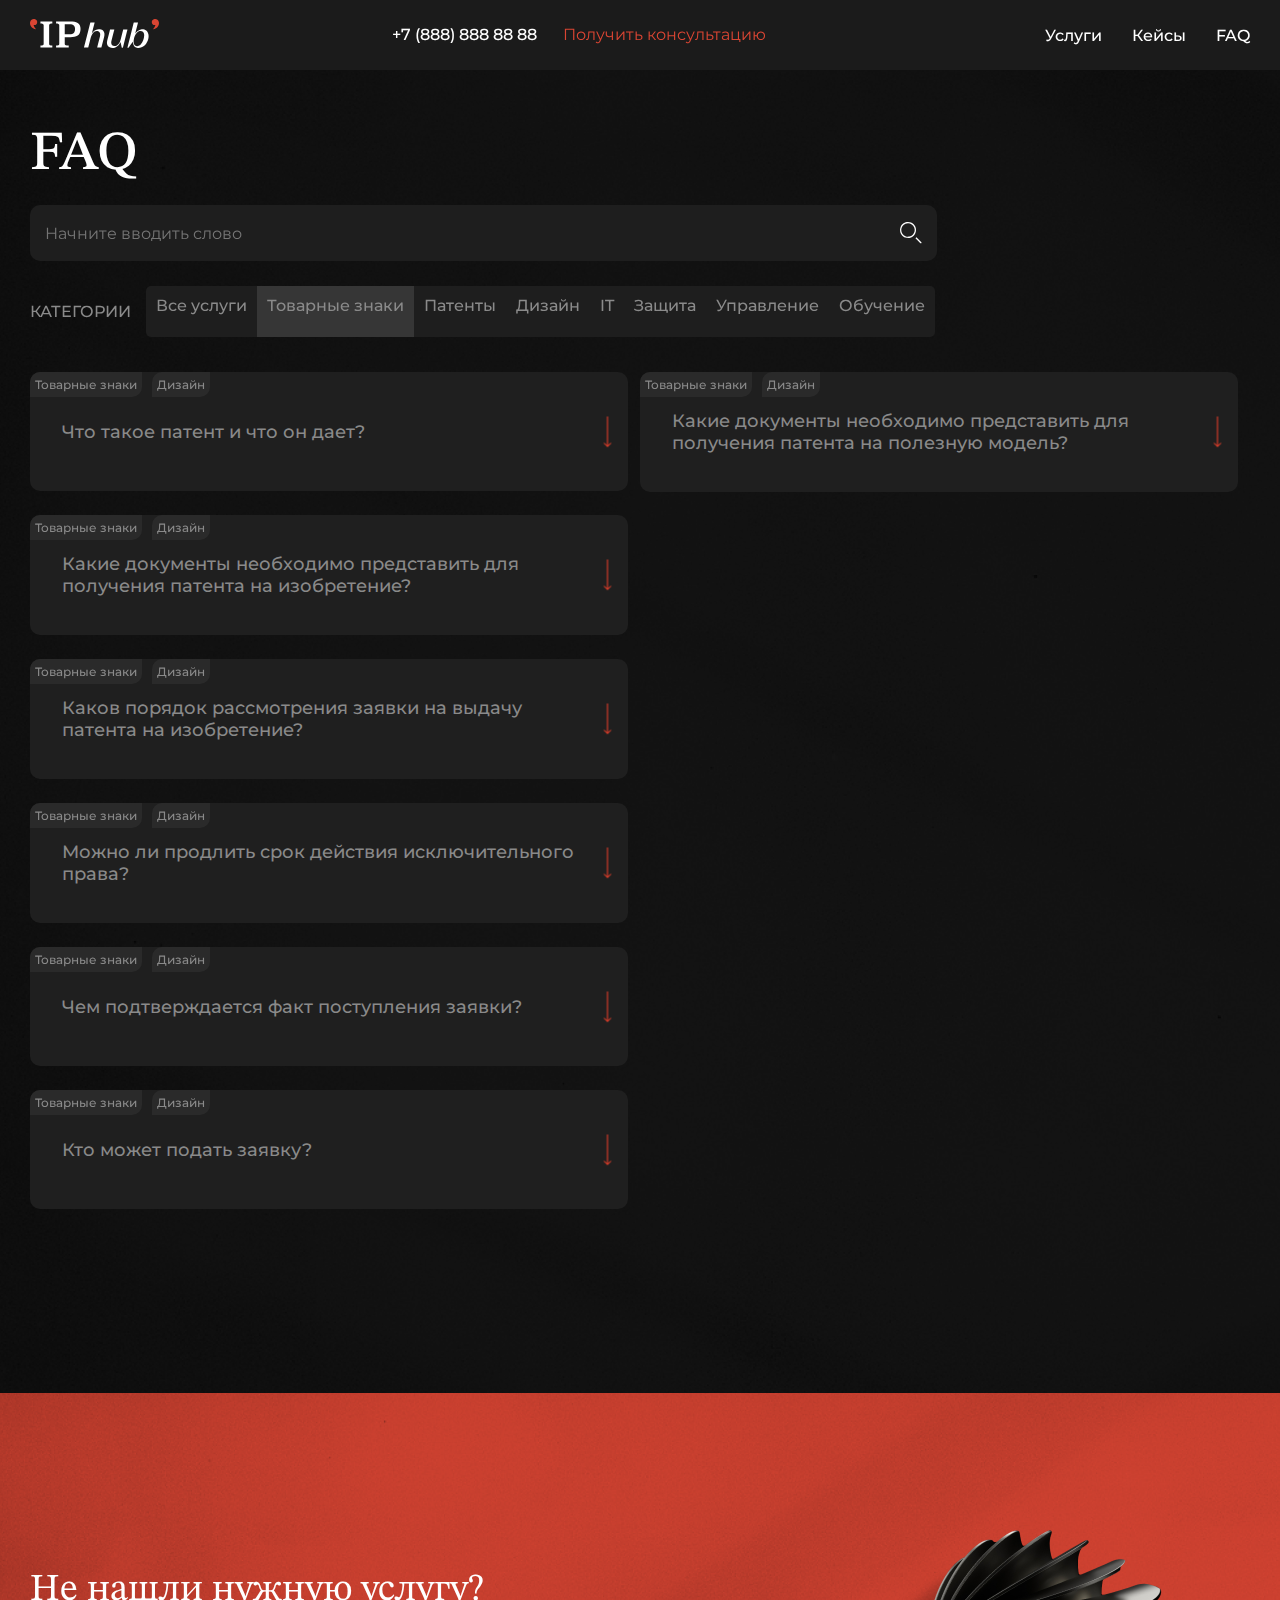
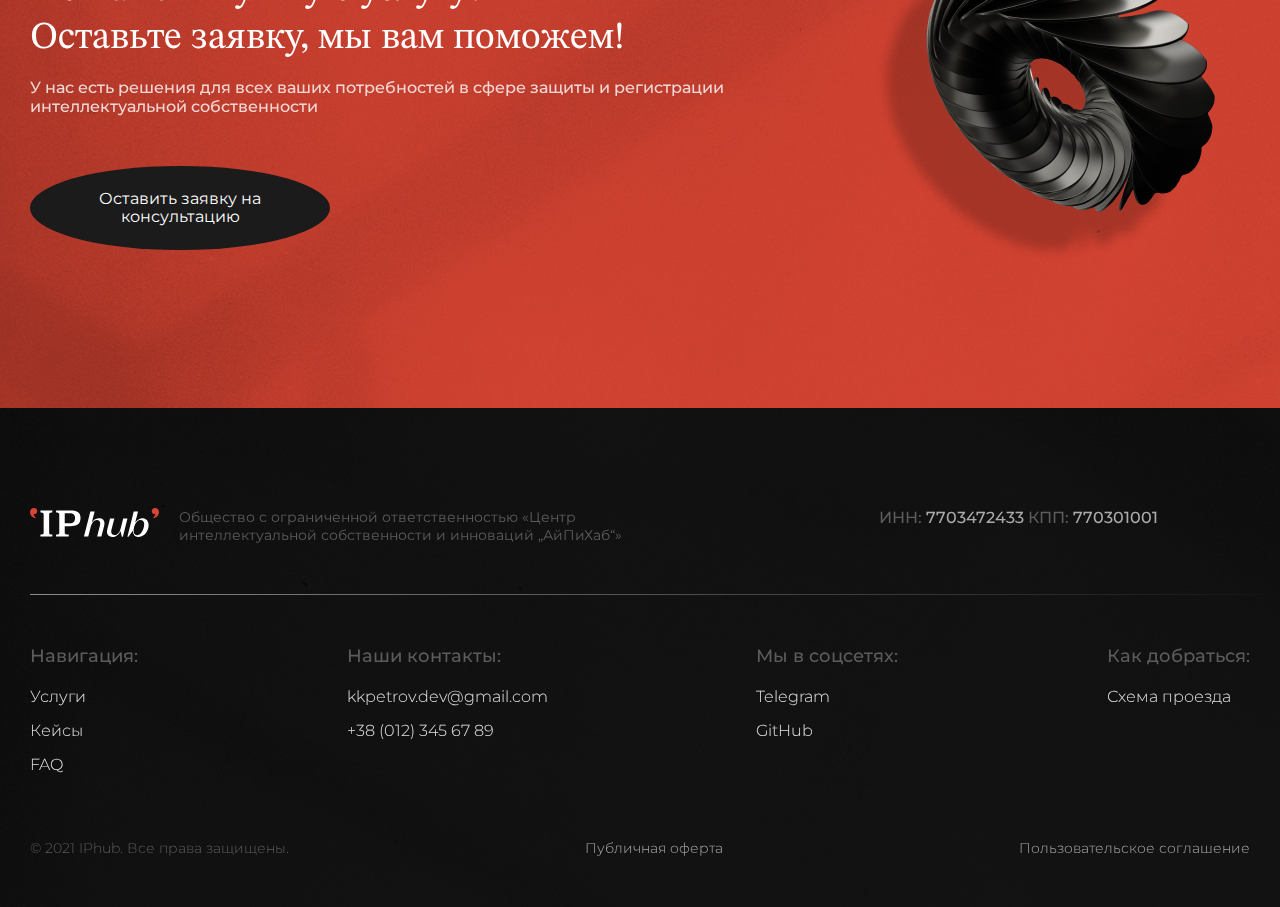
<file: faq.html>
<!DOCTYPE html>
<html lang="en">
<head>
    <meta charset="UTF-8">
    <meta http-equiv="X-UA-Compatible" content="IE=edge">
    <meta name="viewport" content="width=device-width, initial-scale=1.0">
    <link rel="shortcut icon" href="favicon.ico">
    <title>IPhub</title>

    <link rel="stylesheet" href="https://unpkg.com/swiper@8/swiper-bundle.min.css"/>
    <link rel="stylesheet" href="css/normalize.css">
    <link rel="stylesheet" href="css/main.css">
</head>
<body>
    <header class="header">
        <div class="header__container container">
            <a href="index.html" class="header__logo">
                <img src="img/logo.svg" alt="logo" class="header__logo-image">
            </a>
            <div class="header__contact contact">
                <a href="tel:+78888888888" class="contact__number">+7 (888) 888 88 88</a>
                <button class="contact__button">Получить консультацию</button>
            </div>
            
            <nav class="header__menu menu">
                <div class="menu__icon">
                    <span></span>
                </div>
                <ul class="menu__list">
                    <li class="menu__item"><a data-goto="" href="services.html" class="menu__link">Услуги</a></li>
                    <li class="menu__item"><a data-goto="" href="cases.html" class="menu__link">Кейсы</a></li>
                    <li class="menu__item"><a data-goto="" href="faq.html" class="menu__link">FAQ</a></li>
                </ul>
            </nav>
        </div>
    </header>

    <main class="page">
        <section class="faq">
            <div class="faq__wrapper">
                <div class="faq__container container">
                    <div class="faq__info">
                        <h1 class="faq__title title">
                            FAQ
                        </h1>
                        <form class="faq__search search"> 
                            <input type="text" class="search__input" placeholder="Начните вводить слово">
                            <button class="search__button" type="submit">
                                <img src="img/search.svg" alt="">
                            </button>
                        </form>
                        <div class="faq__categories">
                            <p class="categories__text">Категории</p>
                            <ul class="categories__list">
                                <li class="categories__item" id="all">
                                    Все услуги
                                </li>

                                <li class="categories__item active" id="all">
                                    Товарные знаки
                                </li>

                                <li class="categories__item" id="all">
                                    Патенты
                                </li>

                                <li class="categories__item" id="all">
                                    Дизайн
                                </li>

                                <li class="categories__item" id="all">
                                    IT
                                </li>

                                <li class="categories__item" id="all">
                                    Защита
                                </li>

                                <li class="categories__item" id="all">
                                    Управление
                                </li>

                                <li class="categories__item" id="all">
                                    Обучение
                                </li>
                            </ul>
                            <select name="" id="" class="dropdown-categories__list">
                                <option value="" class="dropdown-categories__item">Все услуги</option>
                                <option value="" class="dropdown-categories__item">Товарные знаки</option>
                                <option value="" class="dropdown-categories__item">Патенты</option>
                                <option value="" class="dropdown-categories__item">Дизайн</option>
                                <option value="" class="dropdown-categories__item">IT</option>
                                <option value="" class="dropdown-categories__item">Защита</option>
                                <option value="" class="dropdown-categories__item">Управление</option>
                                <option value="" class="dropdown-categories__item">Обучение</option>
                            </select>
                        </div>

                        <ul class="faq__list">
                                <li class="faq__list-item">
                                    <div class="faq__list-question">
                                        <div class="item__categories">
                                            <span class="item__category">Товарные знаки</span>
                                            <span class="item__category">Дизайн</span>
                                        </div>
                                        <p class="faq__list-question__text">Что такое патент и что он дает?</p>
                                        <img src="img/arrow.png" alt="" class="faq__list-question__image">
                                    </div>
                                    <p class="faq__list-item__answer active">Патент — это охранный документ, предоставляющий вам исключительное право на определённый результат интеллектуальной деятельности (изобретение, полезную модель, промышленный образец). Иными словами, патент — это гарантия вашей временной монополии на производство, распространение и сбыт определённого продукта (устройства, вещества, штамма микроорганизмов и т.д.), в том числе характеризующегося только оригинальным внешним видом, реализацию описанного в патенте способа выполнения того или иного действия (технологию). В обмен на предоставление вам такого исключительного права вы публично раскрываете в описании патента всю информацию о вашем продукте или технологии.</p>
                                </li>
    
    
                                <li class="faq__list-item">
                                    <div class="faq__list-question">
                                        <div class="item__categories">
                                            <span class="item__category">Товарные знаки</span>
                                            <span class="item__category">Дизайн</span>
                                        </div>
                                        <p class="faq__list-question__text">Какие документы необходимо представить для получения патента на изобретение?</p>
                                        <img src="img/arrow.png" alt="" class="faq__list-question__image">
                                    </div>
                                    <p class="faq__list-item__answer">Патент — это охранный документ, предоставляющий вам исключительное право на определённый результат интеллектуальной деятельности (изобретение, полезную модель, промышленный образец). Иными словами, патент — это гарантия вашей временной монополии на производство, распространение и сбыт определённого продукта (устройства, вещества, штамма микроорганизмов и т.д.), в том числе характеризующегося только оригинальным внешним видом, реализацию описанного в патенте способа выполнения того или иного действия (технологию). В обмен на предоставление вам такого исключительного права вы публично раскрываете в описании патента всю информацию о вашем продукте или технологии.</p>
                                </li>
    
                                <li class="faq__list-item">
                                    <div class="faq__list-question">
                                        <div class="item__categories">
                                            <span class="item__category">Товарные знаки</span>
                                            <span class="item__category">Дизайн</span>
                                        </div>
                                        <p class="faq__list-question__text">Каков порядок рассмотрения заявки на выдачу патента на изобретение?</p>
                                        <img src="img/arrow.png" alt="" class="faq__list-question__image">
                                    </div>
                                    <p class="faq__list-item__answer">Патент — это охранный документ, предоставляющий вам исключительное право на определённый результат интеллектуальной деятельности (изобретение, полезную модель, промышленный образец). Иными словами, патент — это гарантия вашей временной монополии на производство, распространение и сбыт определённого продукта (устройства, вещества, штамма микроорганизмов и т.д.), в том числе характеризующегося только оригинальным внешним видом, реализацию описанного в патенте способа выполнения того или иного действия (технологию). В обмен на предоставление вам такого исключительного права вы публично раскрываете в описании патента всю информацию о вашем продукте или технологии.</p>
                                </li>
    
                                <li class="faq__list-item">
                                    <div class="faq__list-question">
                                        <div class="item__categories">
                                            <span class="item__category">Товарные знаки</span>
                                            <span class="item__category">Дизайн</span>
                                        </div>
                                        <p class="faq__list-question__text">Можно ли продлить срок действия исключительного права?</p>
                                        <img src="img/arrow.png" alt="" class="faq__list-question__image">
                                    </div>
                                    <p class="faq__list-item__answer">Патент — это охранный документ, предоставляющий вам исключительное право на определённый результат интеллектуальной деятельности (изобретение, полезную модель, промышленный образец). Иными словами, патент — это гарантия вашей временной монополии на производство, распространение и сбыт определённого продукта (устройства, вещества, штамма микроорганизмов и т.д.), в том числе характеризующегося только оригинальным внешним видом, реализацию описанного в патенте способа выполнения того или иного действия (технологию). В обмен на предоставление вам такого исключительного права вы публично раскрываете в описании патента всю информацию о вашем продукте или технологии.</p>
                                </li>

                                <li class="faq__list-item">
                                    <div class="faq__list-question">
                                        <div class="item__categories">
                                            <span class="item__category">Товарные знаки</span>
                                            <span class="item__category">Дизайн</span>
                                        </div>
                                        <p class="faq__list-question__text">Чем подтверждается факт поступления заявки?</p>
                                        <img src="img/arrow.png" alt="" class="faq__list-question__image">
                                    </div>
                                    <p class="faq__list-item__answer">Патент — это охранный документ, предоставляющий вам исключительное право на определённый результат интеллектуальной деятельности (изобретение, полезную модель, промышленный образец). Иными словами, патент — это гарантия вашей временной монополии на производство, распространение и сбыт определённого продукта (устройства, вещества, штамма микроорганизмов и т.д.), в том числе характеризующегося только оригинальным внешним видом, реализацию описанного в патенте способа выполнения того или иного действия (технологию). В обмен на предоставление вам такого исключительного права вы публично раскрываете в описании патента всю информацию о вашем продукте или технологии.</p>
                                </li>
    
                                <li class="faq__list-item">
                                    <div class="faq__list-question">
                                        <div class="item__categories">
                                            <span class="item__category">Товарные знаки</span>
                                            <span class="item__category">Дизайн</span>
                                        </div>
                                        <p class="faq__list-question__text">Кто может подать заявку?</p>
                                        <img src="img/arrow.png" alt="" class="faq__list-question__image">
                                    </div>
                                    <p class="faq__list-item__answer">Патент — это охранный документ, предоставляющий вам исключительное право на определённый результат интеллектуальной деятельности (изобретение, полезную модель, промышленный образец). Иными словами, патент — это гарантия вашей временной монополии на производство, распространение и сбыт определённого продукта (устройства, вещества, штамма микроорганизмов и т.д.), в том числе характеризующегося только оригинальным внешним видом, реализацию описанного в патенте способа выполнения того или иного действия (технологию). В обмен на предоставление вам такого исключительного права вы публично раскрываете в описании патента всю информацию о вашем продукте или технологии.</p>
                                </li>
    
                                <li class="faq__list-item">
                                    <div class="faq__list-question">
                                        <div class="item__categories">
                                            <span class="item__category">Товарные знаки</span>
                                            <span class="item__category">Дизайн</span>
                                        </div>
                                        <p class="faq__list-question__text">Какие документы необходимо представить для получения патента на полезную модель?</p>
                                        <img src="img/arrow.png" alt="" class="faq__list-question__image">
                                    </div>
                                    <p class="faq__list-item__answer">Патент — это охранный документ, предоставляющий вам исключительное право на определённый результат интеллектуальной деятельности (изобретение, полезную модель, промышленный образец). Иными словами, патент — это гарантия вашей временной монополии на производство, распространение и сбыт определённого продукта (устройства, вещества, штамма микроорганизмов и т.д.), в том числе характеризующегося только оригинальным внешним видом, реализацию описанного в патенте способа выполнения того или иного действия (технологию). В обмен на предоставление вам такого исключительного права вы публично раскрываете в описании патента всю информацию о вашем продукте или технологии.</p>
                                </li>
                        </ul>


                    </div>
                </div>
            </div>
        </section>
        <section id="faq" class="help">
            <div class="help__wrapper">
                <div class="help__container container">
                    <div class="help__info">
                        <h2 class="help__title title">Не нашли нужную услугу?<br>Оставьте заявку, мы вам поможем!</h2>
                        <p class="help__subtitle subtitle">У нас есть решения для всех ваших потребностей в сфере защиты и регистрации интеллектуальной собственности</p>
                        <button class="help__btn btn-big-black btn-big">Оставить заявку на консультацию</button>

                    </div>
                    <div class="popup">
                        <div class="popup__container">
                            <div class="popup__body">
                                <button class="popup__btn-close">
                                    <img src="img/close.svg" alt="close popup" class="popup__btn-close__image">
                                </button>
                                <h2 class="popup__title">Оставить заявку</h2>
                                <p class="popup__subtitle">Укажите свои данные, и наш специалист свяжется с вами</p>
                                <ul class="popup__content">
                                    <li class="popup__item">
                                        <p class="popup__item-title">Как к вам обращаться</p>
                                        <input class="popup__item-input" type="text">
                                        <p class="popup__item-empty">Введите ФИО</p>
                                    </li>

                                    <li class="popup__item">
                                        <p class="popup__item-title">Номер телефона</p>
                                        <input class="popup__item-input" type="text">
                                        <p class="popup__item-empty">Укажите ваш номер телефона</p>

                                    </li>

                                    <li class="popup__item ">
                                        <p class="popup__item-title">Почта</p>
                                        <input class="popup__item-input" type="text">
                                        <p class="popup__item-empty">Укажите вашу почту</p>

                                    </li>

                                    <li class="popup__item ">
                                        <p class="popup__item-title">Запрос</p>
                                        <textarea class="popup__item-input input-big" type="text"></textarea>
                                        <p class="popup__item-empty">Поле "запрос" не может быть пустым</p>

                                    </li>
                                </ul>
                                <form action="" class="popup__checkbox">
                                    <input type="checkbox" name="" id="popup-checkbox">
                                    <p>Я принимаю соглашение на <a href="personaldata.html">обработку персональных данных</a> и <a href="privacypolicy.html">политику конфиденциальности</a></p>
                                    <p class="popup__item-empty">Примите соглашение</p>

                                </form>
                                <button class="popup__btn btn btn-next">Отправить</button>

                            </div>
                        </div>
                    </div>
                    <img src="img/main-page/help/image.png" alt="" class="help__image">
                </div>
            </div>
        </section>
    </main>
    
    <footer class="footer">
        <div class="footer__wrapper">
            <div class="footer__container container">
                <div class="footer__text">
                    <img src="img/logo.svg" alt="" class="footer__logo">
                    <p class="footer__subtitle">Общество с ограниченной ответственностью «Центр интеллектуальной собственности и инноваций „АйПиХаб“»</p>
                    <p class="footer__docs"><span>ИНН:</span> 7703472433 <span>КПП:</span> 770301001</p>
                </div>
                <div class="footer__decor decor decor-grey"></div>
                <div class="footer__content">
                    <div class="footer__nav">
                        <p class="footer__nav-title">Навигация:</p>
                        <ul class="footer__nav-content">
                            <li class="menu__item"><a data-goto="" href="services.html" class="menu__link">Услуги</a></li>
                            <li class="menu__item"><a data-goto="" href="cases.html" class="menu__link">Кейсы</a></li>
                            <li class="menu__item"><a data-goto="" href="faq.html" class="menu__link">FAQ</a></li>
                        </ul>
                    </div>
                    <div class="footer__contacts">
                        <p class="footer__contacts-title">Наши контакты:</p>
                        <ul class="footer__contacts-content">
                            <li class="footer__contacts-item"><a href="mailto:kkpetrov.dev@gmail.com">kkpetrov.dev@gmail.com</a></li>
                            <li class="footer__contacts-item"><a href="tel:+7888888888">+38 (012) 345 67 89</a></li>
                        </ul>
                    </div>
                    <div class="footer__social">
                        <p class="footer__social-title">Мы в соцсетях:</p>
                        <ul class="footer__social-content">
                            <li class="footer__social-item"><a target="_blank" href="https://t.me/kk_ppetrov">Telegram</a></li>
                            <li class="footer__social-item"><a target="_blank" href="https://github.com/kkk-petrov">GitHub</a></li>
                        </ul>
                    </div>
                    <div class="footer__map">
                        <p class="footer__map-title">Как добраться:</p>
                        <ul class="footer__map-content">
                            <li class="footer__map-item"><a href="map.html">Схема проезда</a></li>
                        </ul>
                    </div>
                </div>
                <div class="footer__info">
                    <p class="footer__copyright">© 2021 IPhub. Все права защищены.</p>
                    <p class="footer__offer"><a href="publicoffer.html">Публичная оферта</a></p>
                    <p class="footer__terms"><a href="terms.html">Пользовательское соглашение</a></p>
                </div>
            </div>
        </div>
    </footer>

    <script src="js/script.js"></script>
    <script src="js/faq.js"></script>
    <script src="js/categories.js"></script>

</body>
</html>
</file>
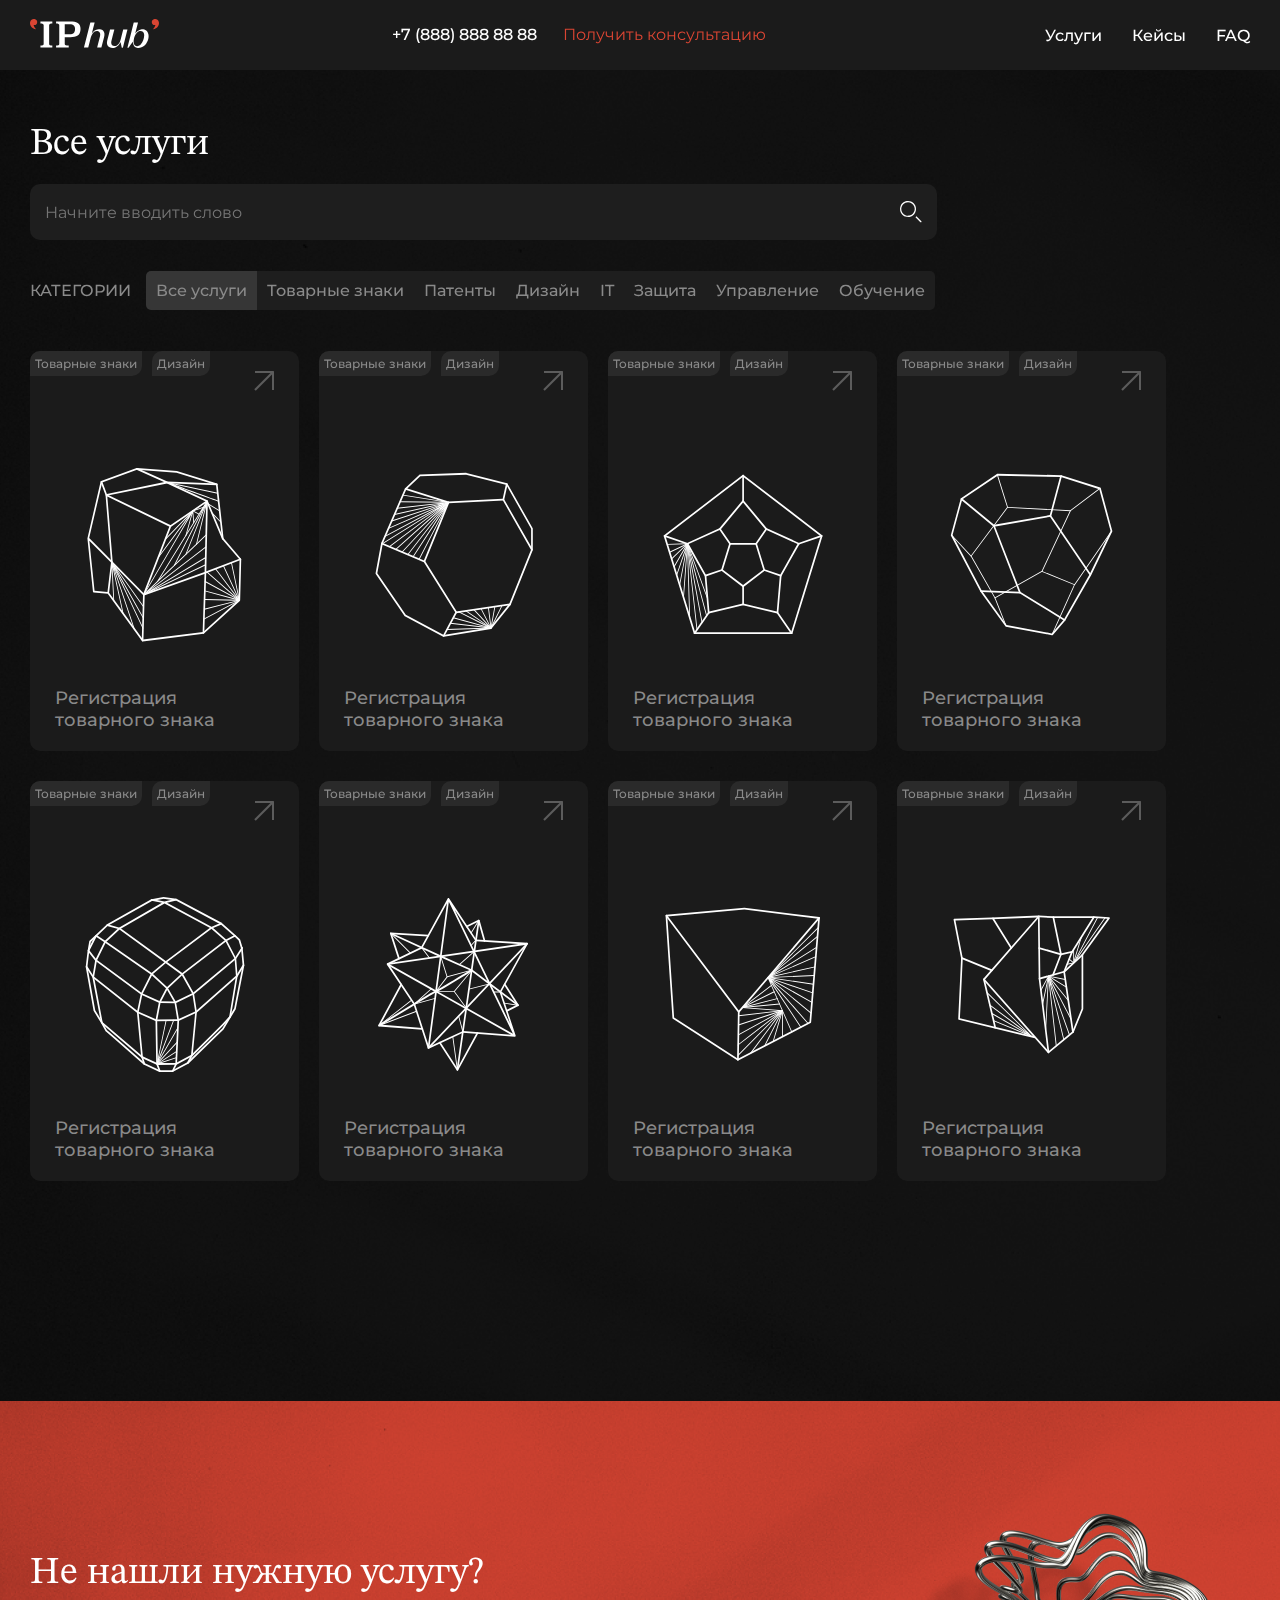
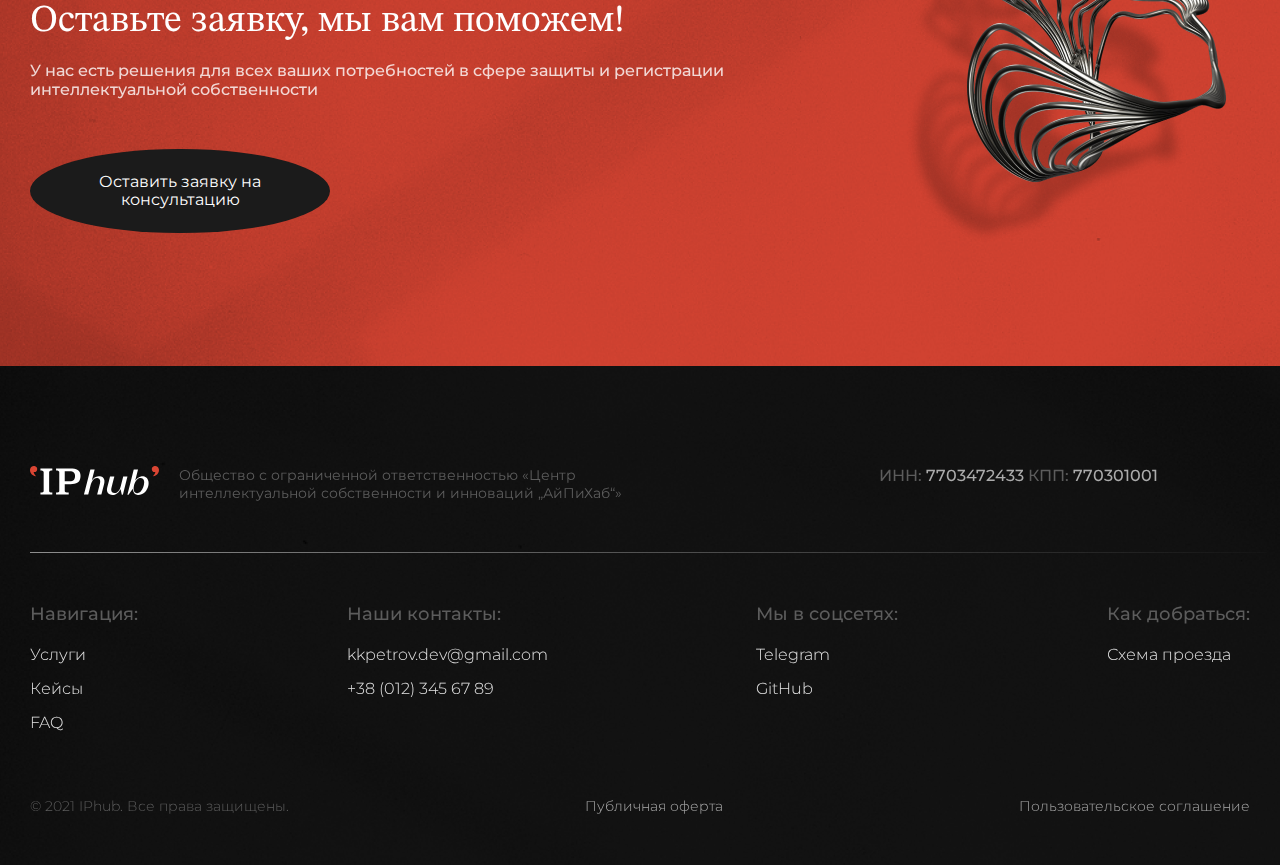
<file: services.html>
<!DOCTYPE html>
<html lang="en">
<head>
    <meta charset="UTF-8">
    <meta http-equiv="X-UA-Compatible" content="IE=edge">
    <meta name="viewport" content="width=device-width, initial-scale=1.0">
    <link rel="shortcut icon" href="favicon.ico">
    <title>IPhub</title>

    <link rel="stylesheet" href="https://unpkg.com/swiper@8/swiper-bundle.min.css"/>
    <link rel="stylesheet" href="css/normalize.css">
    <link rel="stylesheet" href="css/main.css">
</head>
<body>
    <header class="header">
        <div class="header__container container">
            <a href="index.html" class="header__logo">
                <img src="img/logo.svg" alt="logo" class="header__logo-image">
            </a>
            <div class="header__contact contact">
                <a href="tel:+78888888888" class="contact__number">+7 (888) 888 88 88</a>
                <button class="contact__button">Получить консультацию</button>
            </div>
            
            <nav class="header__menu menu">
                <div class="menu__icon">
                    <span></span>
                </div>
                <ul class="menu__list">
                    <li class="menu__item"><a data-goto="" href="services.html" class="menu__link">Услуги</a></li>
                    <li class="menu__item"><a data-goto="" href="cases.html" class="menu__link">Кейсы</a></li>
                    <li class="menu__item"><a data-goto="" href="faq.html" class="menu__link">FAQ</a></li>
                </ul>
            </nav>
        </div>
    </header>

    <main class="page">
        <section class="services-all">
            <div class="services-all__wrapper">
                <div class="services-all__container container">
                    <div class="services-all__info">
                        <h1 class="services-all__title title">
                            Все услуги
                        </h1>
                        <form class="services-all__search search"> 
                            <input type="text" class="search__input" placeholder="Начните вводить слово">
                            <button class="search__button" type="submit">
                                <img src="img/search.svg" alt="">
                            </button>
                        </form>
                        <div class="services-all__categories">
                            <p class="categories__text">Категории</p>
                            <ul class="categories__list">
                                <li class="categories__item active" id="all">
                                    Все услуги
                                </li>

                                <li class="categories__item" id="all">
                                    Товарные знаки
                                </li>

                                <li class="categories__item" id="all">
                                    Патенты
                                </li>

                                <li class="categories__item" id="all">
                                    Дизайн
                                </li>

                                <li class="categories__item" id="all">
                                    IT
                                </li>

                                <li class="categories__item" id="all">
                                    Защита
                                </li>

                                <li class="categories__item" id="all">
                                    Управление
                                </li>

                                <li class="categories__item" id="all">
                                    Обучение
                                </li>
                            </ul>

                            <select name="" id="" class="dropdown-categories__list">
                                <option value="" class="dropdown-categories__item">Все услуги</option>
                                <option value="" class="dropdown-categories__item">Товарные знаки</option>
                                <option value="" class="dropdown-categories__item">Патенты</option>
                                <option value="" class="dropdown-categories__item">Дизайн</option>
                                <option value="" class="dropdown-categories__item">IT</option>
                                <option value="" class="dropdown-categories__item">Защита</option>
                                <option value="" class="dropdown-categories__item">Управление</option>
                                <option value="" class="dropdown-categories__item">Обучение</option>
                            </select>
                        </div>


                        <div class="services-all__cards servises__cards">    
                            <ul class="slider__content services__list">
                                <li class="slider__item services__item ">
                                    <div class="item__categories">
                                        <span class="item__category">Товарные знаки</span>
                                        <span class="item__category">Дизайн</span>
                                    </div>
                                    <a href="service.html" class="slider__open-btn">
                                        <img src="img/arrow-open.png" alt="open">
                                    </a>
                                    <img class="slider__image" src="img/services-page/all-services/cards/c1.svg" alt="image">
                                    <p class="slider__subtitle">Регистрация товарного знака</p>
                                </li>


                                <li class="slider__item services__item ">
                                    <div class="item__categories">
                                        <span class="item__category">Товарные знаки</span>
                                        <span class="item__category">Дизайн</span>
                                    </div>
                                    <a href="service.html" class="slider__open-btn">
                                        <img src="img/arrow-open.png" alt="open">
                                    </a>
                                    <img class="slider__image" src="img/services-page/all-services/cards/c2.svg" alt="image">
                                    <p class="slider__subtitle">Регистрация товарного знака</p>
                                </li>


                                <li class="slider__item services__item ">
                                    <div class="item__categories">
                                        <span class="item__category">Товарные знаки</span>
                                        <span class="item__category">Дизайн</span>
                                    </div>
                                    <a href="service.html" class="slider__open-btn">
                                        <img src="img/arrow-open.png" alt="open">
                                    </a>
                                    <img class="slider__image" src="img/services-page/all-services/cards/c3.svg" alt="image">
                                    <p class="slider__subtitle">Регистрация товарного знака</p>
                                </li>


                                <li class="slider__item services__item ">
                                    <div class="item__categories">
                                        <span class="item__category">Товарные знаки</span>
                                        <span class="item__category">Дизайн</span>
                                    </div>
                                    <a href="service.html" class="slider__open-btn">
                                        <img src="img/arrow-open.png" alt="open">
                                    </a>
                                    <img class="slider__image" src="img/services-page/all-services/cards/c4.svg" alt="image">
                                    <p class="slider__subtitle">Регистрация товарного знака</p>
                                </li>


                                <li class="slider__item services__item ">
                                    <div class="item__categories">
                                        <span class="item__category">Товарные знаки</span>
                                        <span class="item__category">Дизайн</span>
                                    </div>
                                    <a href="service.html" class="slider__open-btn">
                                        <img src="img/arrow-open.png" alt="open">
                                    </a>
                                    <img class="slider__image" src="img/services-page/all-services/cards/c5.svg" alt="image">
                                    <p class="slider__subtitle">Регистрация товарного знака</p>
                                </li>


                                <li class="slider__item services__item ">
                                    <div class="item__categories">
                                        <span class="item__category">Товарные знаки</span>
                                        <span class="item__category">Дизайн</span>
                                    </div>
                                    <a href="service.html" class="slider__open-btn">
                                        <img src="img/arrow-open.png" alt="open">
                                    </a>
                                    <img class="slider__image" src="img/services-page/all-services/cards/c6.svg" alt="image">
                                    <p class="slider__subtitle">Регистрация товарного знака</p>
                                </li>


                                <li class="slider__item services__item ">
                                    <div class="item__categories">
                                        <span class="item__category">Товарные знаки</span>
                                        <span class="item__category">Дизайн</span>
                                    </div>
                                    <a href="service.html" class="slider__open-btn">
                                        <img src="img/arrow-open.png" alt="open">
                                    </a>
                                    <img class="slider__image" src="img/services-page/all-services/cards/c7.svg" alt="image">
                                    <p class="slider__subtitle">Регистрация товарного знака</p>
                                </li>


                                <li class="slider__item services__item ">
                                    <div class="item__categories">
                                        <span class="item__category">Товарные знаки</span>
                                        <span class="item__category">Дизайн</span>
                                    </div>
                                    <a href="service.html" class="slider__open-btn">
                                        <img src="img/arrow-open.png" alt="open">
                                    </a>
                                    <img class="slider__image" src="img/services-page/all-services/cards/c8.svg" alt="image">
                                    <p class="slider__subtitle">Регистрация товарного знака</p>
                                </li>

                                
                            </ul>
                        </div>
                    </div>
                </div>
            </div>
        </section>
        <section id="faq" class="help">
            <div class="help__wrapper">
                <div class="help__container container">
                    <div class="help__info">
                        <h2 class="help__title title">Не нашли нужную услугу?<br>Оставьте заявку, мы вам поможем!</h2>
                        <p class="help__subtitle subtitle">У нас есть решения для всех ваших потребностей в сфере защиты и регистрации интеллектуальной собственности</p>
                        <button class="help__btn btn-big-black btn-big">Оставить заявку на консультацию</button>
                    </div>
                    <div class="popup">
                        <div class="popup__container">
                            <div class="popup__body">
                                <button class="popup__btn-close">
                                    <img src="img/close.svg" alt="close popup" class="popup__btn-close__image">
                                </button>
                                <h2 class="popup__title">Оставить заявку</h2>
                                <p class="popup__subtitle">Укажите свои данные, и наш специалист свяжется с вами</p>
                                <ul class="popup__content">
                                    <li class="popup__item">
                                        <p class="popup__item-title">Как к вам обращаться</p>
                                        <input class="popup__item-input" type="text">
                                        <p class="popup__item-empty">Введите ФИО</p>
                                    </li>

                                    <li class="popup__item">
                                        <p class="popup__item-title">Номер телефона</p>
                                        <input class="popup__item-input" type="text">
                                        <p class="popup__item-empty">Укажите ваш номер телефона</p>

                                    </li>

                                    <li class="popup__item ">
                                        <p class="popup__item-title">Почта</p>
                                        <input class="popup__item-input" type="text">
                                        <p class="popup__item-empty">Укажите вашу почту</p>

                                    </li>

                                    <li class="popup__item ">
                                        <p class="popup__item-title">Запрос</p>
                                        <textarea class="popup__item-input input-big" type="text"></textarea>
                                        <p class="popup__item-empty">Поле "запрос" не может быть пустым</p>

                                    </li>
                                </ul>
                                <form action="" class="popup__checkbox">
                                    <input type="checkbox" name="" id="popup-checkbox">
                                    <p>Я принимаю соглашение на <a href="personaldata.html">обработку персональных данных</a> и <a href="privacypolicy.html">политику конфиденциальности</a></p>
                                    <p class="popup__item-empty">Примите соглашение</p>

                                </form>
                                <button class="popup__btn btn btn-next">Отправить</button>

                            </div>
                        </div>
                    </div>
                    <img src="img/services-page/help/image.png" alt="" class="help__image">
                </div>
            </div>
        </section>
    </main>
    
<footer class="footer">
    <div class="footer__wrapper">
        <div class="footer__container container">
            <div class="footer__text">
                <img src="img/logo.svg" alt="" class="footer__logo">
                <p class="footer__subtitle">Общество с ограниченной ответственностью «Центр интеллектуальной собственности и инноваций „АйПиХаб“»</p>
                <p class="footer__docs"><span>ИНН:</span> 7703472433 <span>КПП:</span> 770301001</p>
            </div>
            <div class="footer__decor decor decor-grey"></div>
            <div class="footer__content">
                <div class="footer__nav">
                    <p class="footer__nav-title">Навигация:</p>
                    <ul class="footer__nav-content">
                        <li class="menu__item"><a data-goto="" href="services.html" class="menu__link">Услуги</a></li>
                        <li class="menu__item"><a data-goto="" href="cases.html" class="menu__link">Кейсы</a></li>
                        <li class="menu__item"><a data-goto="" href="faq.html" class="menu__link">FAQ</a></li>
                    </ul>
                </div>
                <div class="footer__contacts">
                    <p class="footer__contacts-title">Наши контакты:</p>
                    <ul class="footer__contacts-content">
                        <li class="footer__contacts-item"><a href="mailto:kkpetrov.dev@gmail.com">kkpetrov.dev@gmail.com</a></li>
                        <li class="footer__contacts-item"><a href="tel:+7888888888">+38 (012) 345 67 89</a></li>
                    </ul>
                </div>
                <div class="footer__social">
                    <p class="footer__social-title">Мы в соцсетях:</p>
                    <ul class="footer__social-content">
                        <li class="footer__social-item"><a target="_blank" href="https://t.me/kk_ppetrov">Telegram</a></li>
                        <li class="footer__social-item"><a target="_blank" href="https://github.com/kkk-petrov">GitHub</a></li>
                    </ul>
                </div>
                <div class="footer__map">
                    <p class="footer__map-title">Как добраться:</p>
                    <ul class="footer__map-content">
                        <li class="footer__map-item"><a href="map.html">Схема проезда</a></li>
                    </ul>
                </div>
            </div>
            <div class="footer__info">
                <p class="footer__copyright">© 2021 IPhub. Все права защищены.</p>
                <p class="footer__offer"><a href="publicoffer.html">Публичная оферта</a></p>
                <p class="footer__terms"><a href="terms.html">Пользовательское соглашение</a></p>
            </div>
        </div>
    </div>
</footer>

    <script src="js/script.js"></script>
    <script src="js/categories.js"></script>
</body>
</html>
</file>
<file: css/main.css>
@import url('https://fonts.googleapis.com/css2?family=STIX+Two+Text:wght@400;500&display=swap');
@import url('https://fonts.googleapis.com/css2?family=Montserrat:ital,wght@0,200;0,300;0,400;1,400&display=swap');

*,
*::before,
*::after{
    box-sizing: border-box;
}

body{
    font-family: "Montserrat", sans-serif;
    font-weight: 500;
    font-size: 16px;

}

/* ==================== POPUP ====================== */

.popup{
    width: 100%;
    height: 100%;
    position: fixed;
    left: 0;
    top: 0%;
    background-color: rgba(0, 0, 0, .9);
    opacity: 0;
    z-index: -100;
    transition: all .3s ease-out;
}
.popup.active{
    /* transition: opacity .1s ease-out, top .5s ease-out; */
    z-index: 100;
    opacity: 1;
}
.popup__container {
    display: flex;
    width: 100%;
    height: 100%;


}
.popup__body{
    position: relative;
    margin:auto;
    width: 440px;
    height: 728px;
    background-color: #1B1B1B;
    border-radius: 10px;

    flex-direction: column;
    padding: 40px 30px;
    text-align: center;
}


.popup__btn-close {
    position: absolute;
    cursor: pointer;
    background-color: #1b1b1b;
    border: none;
    outline: none;
    right: 20px;
    top: 20px;
}
.popup__btn-close__image {
}
.popup__title {
    margin: 0;
    padding: 0;
    margin-bottom: 8px;
    font-weight: 500;
    font-size: 24px;
    color: #fff;
}
.popup__subtitle {
    margin: 0;
    padding: 0;
    margin-bottom: 28px;

    font-weight: 500;
    font-size: 16px;
    color: #8a8a8a;
    
}
.popup__content {
    padding: 0;
    margin: 0;
    list-style-type: none;
    text-align: left;
}
.popup__item {
    margin: 0;
    margin-bottom: 15px;
}

.popup__item-title {
    margin: 0;
    margin-bottom: 2px;
    font-weight: 400;
    font-size: 14px;
    color: #8a8a8a;
}
.popup__item-input {
    width: 100%;
    height: 40px;
    border: none;
    border-radius: 10px;
    background-color: #262626;
    color: #fff;
    padding: 0px 15px;
    margin-bottom: 2px;
}

.popup__item-input:focus-visible {
    border: 1px solid #fff;
    outline: none;
}
#popup-tel:invalid,
#popup-email:invalid,
.popup__item.empty textarea,
.popup__item.empty.empty .popup__item-input{
    border: 1px solid #da4433;
    outline: none;
}
.input-big {
    max-height: 120px;
    min-height: 120px;
    max-width: 100%;
    min-width: 100%;

    padding: 7px 15px;

}
.popup__item-empty{
    display: block;
    visibility: hidden;
    margin: 0;
    color: #DA4533;
    font-weight: 400;
    font-size: 12px;
}

.popup__checkbox.empty .popup__item-empty,
.popup__item.empty .popup__item-empty {
    visibility: visible;

}

.popup__checkbox{
    /* margin-bottom: 50px; */
    font-weight: 400;
    font-size: 12px;
    color: #fff;
    text-align: left;
    position: relative;
}

/* .popup__checkbox.empty{
    border: 1px solid #da4533;
    border-radius: 10px;
} */

.popup__checkbox p{
    margin-left: 26px;
    margin-bottom: 2px;
}
.popup__checkbox a{
    color: #fff;
    margin: 0;
    padding: 0;
}
.popup__checkbox input{
    /* left: 5px; */
    top: 30%;
    transform: translateY(-30%);
    position: absolute;
    display: inline-block;
    width: 16px;
    height: 16px;
    background-color: #1B1B1B;
    border: 2px solid #bababa;
    border-radius: 5px;
    margin-bottom: 15px;
}

.popup__btn{
    background-color: #1B1B1B;
    cursor: pointer;

}
.popup__btn.btn-next{
    margin: 0;

}



/* =========================== HEADER =========================== */


.header{
    background-color: #1B1B1B;
    color: #fff;
}

.header__container {
    
    height: 70px;

    display: flex;
    flex-direction: row;

    justify-content: space-between;
    align-items: center;

}
.container {
    max-width: 1220px;
    margin: 0 auto;
}
.header__logo {
}
.header__contact {
    display: flex;
    flex-direction: row;
    align-items: center;

}
.contact {
}
.contact__number {
    margin-right: 20px;


    text-align: center;

    color: #fff;
    text-decoration: none;
}
.contact__button {

    text-align: center;

    color: #DA4533;
    text-decoration: none;
    background-color: #1B1B1B;
    border: none;
    outline: none;
    cursor: pointer;
}
.contact__button:hover {
    text-decoration: underline;
}

.header__menu {
    
}
.menu {
}
.menu__list {
    display: flex;
    flex-direction: row;

    list-style-type: none;
    opacity: 1;

}
.menu__item:not(:last-child){
    margin-right: 30px;
    
}

.menu__link{
    text-decoration: none;
    transition: all .3s ease-out;
    color: #fff;
}

.menu__link:hover{
    cursor: pointer;
    color: #DA4634;
    transition: all .3s ease-in;
}

.menu__icon{
    position: relative;
    display: none;
    visibility: hidden;
    width: 26px;
    height: 26px;
    transition: background .3s ease;

}

.menu__icon span,
.menu__icon::before,
.menu__icon::after{
    position: absolute;
    height: 10%;
    width: 100%;
    transition: all .2s ease-out;
    background-color: #fff;
    right: 0;

}

.menu__icon::before,
.menu__icon::after{
    content: "";
}

.menu__icon::before{top:0;width: 23px;}
.menu__icon::after{bottom: 0;width: 17px;}
.menu__icon span{
    top: 50%;
    transform: scale(1) translate(0px, -50%);
    width: 26px;
}

.menu__icon.active span{
    display: none;
    visibility: hidden;
}

.menu__icon.active::after,
.menu__icon.active::before{
    width: 26px;
    top: 50%;
    transform: scale(1) translate(0px, -50%);
}

.menu__icon.active::after{
    transform: rotate(-45deg);
}
.menu__icon.active::before{
    transform: rotate(45deg);
}

.menu__icon:hover::after,
.menu__icon:hover::before,
.menu__icon:hover span{
    width: 26px;
}

/* =========================== MAIN BLOCK =========================== */

.main {
    color: #fff;
    background-image: url(../img/backgroud-black.png);

}


.main__wrapper{
    background-color: rgba(0, 0, 0, 0.9);


}
.main__container {
    padding: 110px 0px 160px 0px;
}
.container {
}
.main__info {
    display: flex;
    flex-direction: row;
    justify-content: space-between;

    position: relative;
}
.info {
}
.info__text {
    max-width: 600px;

}
.info__suptitle {
}
.suptitle {
    margin: 0;
    color: #8A8A8A;
    text-transform: uppercase;

    margin-bottom: 8px;
    font-weight: 400;
}
.info__title {
}
.title {
    font-family: 'STIX Two Text', serif;
    font-weight: 500;
    font-size: 55px;
    margin: 0;
    margin-bottom: 16px;
}
.info__subtitle {
}
.subtitle {
    margin: 0;
    margin-bottom: 32px;
    font-weight: 400;
    color: #8A8A8A;
}
.info__buttons {
    display: flex;
    flex-direction: row;
    align-items: center;
}
.btn-big {
    position: relative;
    flex-wrap: wrap;
    padding: 24px 20px;
    border-radius: 50%;
    color: #fff;
    text-decoration: none;
    max-width: 300px;
    text-align: center;
    outline: none;
    cursor: pointer;
    margin-right: 40px;
    border: none;
}

.btn-big::after {
    opacity: 0;
    top: 0;
    left: 0;
    display: block;
    position: absolute;
    width: 300px;
    height: 86px;
    border: solid 1px #fff;
    border-radius: 50%;
    content: "";
    transition: all .3s ease-out;


    transform: rotate(5deg);

}

.btn-big:hover::after {
    opacity: 1;
    transition: all .3s ease-in;

}


.btn-big-red{
    background-color: #DA4533;

}


.btn-big-black{
    background-color: #1b1b1b;

}


.btn {
    position: relative;
    padding: 10px 20px;
    border: 1px solid #DA4533;
    border-radius: 50%;
    color: #DA4533;
    text-decoration: none;
    text-align: center;
}


.btn-next::after {
    content: url(../img/arrow.png);
    display: flex;

    position: absolute;
    bottom: 11px;
    left: 115px;
    margin: 0;
    transition: all .3s ease-out;

    opacity: 1;
}

.btn-next:hover::after {
    left: 150px;
    opacity: 0;
    transition: all .3s ease-in;

}

.info__image {
    position: relative;
    top: -90px;
    left: 30px;

}


.main__expirience {
    display: flex;
    flex-direction: row;
}

.expirience__image {
    width: 430px;
    height: 396px;
    position: relative;
    left: -90px;


    margin-right: 50px;
}
.expirience__text {
    max-width: 800px;
}
.expirience__title {
    font-size: 38px;
}
.expirience__subtitle {
    margin-bottom: 50px;
}
.expirience__list.cards{
    margin-bottom: 100px;

}
.cards {
    display: flex;
    flex-direction: row;
    flex-wrap: wrap;

    list-style-type: none;
    padding: 0;
    margin: 0;
    justify-content: space-between;


}
.expirience__item {
    width: 370px;
    height: 135px;
 

}
.card {
    padding: 20px;
    position: relative;
    border-radius: 10px;
    margin: 0px 0px 20px 0px;
    transition: all .3s ease-out;
    /* overflow: hidden; */
    background-color: #1B1B1B;
    z-index: 2;
}



.card__bord {
    width: 100%;
    height: 100%;
    z-index: -1;
    background: linear-gradient(160deg, rgb(211, 65, 49) 0%, rgba(211,68,51,0) 20%);
    position: absolute;
    top: 0px;
    left: 0px;
    border-radius: 10px;
    opacity: .4;

    
}

.card__back{
    background-color: #1B1B1B;
    z-index: 1;
    width: 100%;
    height: 100%;
    top: 1px;
    left: 1px;
    border-radius: 10px;
    position: absolute;

    padding: 20px;
    margin: 0px 0px 20px 0px;
    transition: all .3s ease-out;
    /* overflow: hidden; */
}


.card__content {
    z-index: 10;
}

.card:hover {
    filter: brightness(150%);
    cursor: pointer;
    transition: all .3s ease-in-out;
}

.card__title {
    margin: 0;
    padding: 0;

    font-size: 36px;
}
.card__subtitle {
    margin: 0;
    padding: 0;
    max-width: 290px;
}

.clients__subtitle{
    margin-bottom: 50px;

}


.clients__item {
    height: 120px;
    width: 370px;

    display: flex;

    justify-content: center;
    align-items: center;
}

.card__image{
    filter: brightness(50%);
}

/* =========================== SERVICES BLOCK =========================== */

.services {
    background-image: url(../img/backgroud-grey.png);
    /* background-repeat: no-repeat; */
    /* overflow: hidden; */


}
.services__wrapper {
    /* background-color: rgba(255, 255, 255, 0.911); */
    padding: 300px 0px 50px 0px;


}
.services__container {
}
.container {
}
.services__info{
    display: flex;
    flex-direction: row;
    justify-content: space-between;
    align-items: center;
}

.services__text {
    max-width: 710px;
}
.services__title {
    font-size: 38px;
    color: #1B1B1B;
}
.services__subtitile {
}
.services__btn {
}
.btn {
}
.btn-next {
}
.services__slider {
}
.slider__content {
    display: flex;
    flex-direction: row;

    list-style-type: none;
    margin: 0;
    padding: 0;
    margin-bottom: 30px;
}
.slider__item {
    display: flex;
    flex-direction: column;
    align-items: center;
    justify-content: space-between;

    padding: 20px 25px;
    background-color: #1B1B1B;
    /* min-width: 295px; */
    min-height: 400px;

    border-radius: 10px;
    font-size: 18px;
    transition: all .3s ease-out;

    color: #8A8A8A;
}

.slider__item:hover {
    filter: brightness(170%);
    cursor: pointer;
    transition: all .3s ease-in-out;
}


.slider__item:not(:last-child) {
    margin-right: 20px;

}

.slider__item a{
    text-decoration: none;
    align-self: flex-end;

}

.swiper-slide{
    max-width: 289px;
}

.slider__open-btn{
    margin-bottom: 25px;
}

.slider__image{
    margin-bottom: 65px;
}
.slider__subtitle{
    /* align-self: flex-end; */
    margin: 0;
}
.slider__controls {
    min-width: 100%;
    display: flex;
    justify-content: center;
    margin-bottom: 25px;
    align-items: center;
}
.services__slider .slider__controls {
    margin-bottom: 0;
}

.slider__btn {

}

.slider__btn:not(:last-child) {
    margin-right: 10px;
}

.slider__btn-next,
.slider__btn-prev{
    transition: all .3s ease;

}



.quiz__btn-next:hover,
.quiz__btn-prev:hover,
.slider__btn-next:hover,
.slider__btn-prev:hover {
    transition: all .2s ease-in;
    transform: scale(1.1);
}






/* =========================== QUIZ BLOCK =========================== */


.quiz {
    background-image: url(../img/backgroud-red.png);
    padding: 160px 0px;

}

.quiz__container {
}

.quiz__info {
    color: #fff;
}
.quiz__title {
    font-family: 'STIX Two Text', serif;
    font-size: 38px;
    font-weight: 400;
    margin-bottom: 16px;

}
.quiz__subtitle {
    color: #fff;
    font-weight: 500;
    margin-bottom: 50px;

}
.quiz__content {
    display: flex;
    flex-direction: column;
    padding: 40px;
    max-width: 1041px;
    background-color: #1B1B1B;
    color: #fff;
    border-radius: 5px;
    margin-bottom: 50px;

}
.quiz__content-info {
    display: flex;
    flex-direction: row;
    justify-content: space-between;
    align-items: center;

    margin-bottom: 30px;    
}
.quiz__question {
    font-size: 24px;
    font-weight: 500;

}
.quiz__indicator {
    font-family: 'STIX Two Text', serif;
    font-size: 36px;

    margin: 0;
    padding: 0;
}
.quiz__indicator span {
    color: #DA4533;
}

.quiz__answers {
    display: flex;
    flex-wrap: wrap;
    flex-direction: row;
    justify-content: space-between;
    list-style-type: none;
    padding: 0;
    margin: 0;

    margin-bottom: 30px;

}
.quiz__answers-item.active,
.quiz__answers-item {
    
    font-size: 16px;
    font-weight: 500;
    width: calc(50% - 10px);
    margin: 0px 0px 15px 0px;
    padding: 18px 20px;
    transition: all .3s ease;
    cursor: pointer;

}
.quiz__answers-item {
    background-color: #262626;

}

.quiz__answers-item.active{
    background-color: #DA4533;
    transition: all .3s ease;
}
.quiz__answers-item.active label:hover,
.quiz__answers-item.active:hover{
    color: #fff;
}

.quiz__answers-item label,
.quiz__answers-item.active label{
    cursor: pointer;
}

.quiz__answers-item:hover,
.quiz__answers-item label:hover{
    color: #DA4634;

    transition: all .1s ease-in;
}

.quiz__question-item__answers{
    list-style-type: none;
    margin: 0;
    padding: 0;
}

.quiz__answers-label{
    /* min-width: 200px; */
    /* min-height: 40px; */
}

.answer__input{
    display: none;
}


.quiz__controls {
    display: flex;
    align-items: center;
    justify-content: space-between;
}
.quiz__btn {
    background-color: #1B1B1B;
    border: 0;
    outline: 0;
}

.quiz__btn:hover {
    cursor: pointer;
}
.quiz__btn-prev,
.quiz__btn-next {
    transition: all .3s ease;
}

.quiz__bonus {
    color: #fff;
}
.quiz__bonus-title {
    margin-bottom: 25px;
}
.quiz__bonus-list {
    display: flex;
    flex-direction: row;
    list-style-type: none;
    margin: 0;
    padding: 0;
}
.quiz__bonus-item {
    display: flex;
    flex-direction: row;
    align-items: center;
    max-width: 392px;
    margin-right: 20px;
    padding: 15px;
    background-color: #1B1B1B;
    border-radius: 10px;
}
.quiz__bonus-item__image {
    margin-right: 15px;
}
.quiz__bonus-item__title {
    font-size: 18px;
    font-weight: 500;
}

/* ============================= CASES BLOCK ==================================== */

.cases {
    background-image: url(../img/backgroud-black.png);
    
}
.cases__wrapper {
    background-color: rgba(0, 0, 0, 0.9);

    padding: 160px 0px;

}
.cases__container {
}
.container {
}
.cases__info {
    color: #fff;
    display: flex;
    flex-direction: row;
    justify-content: space-between;
    align-items: center;

    margin-bottom: 50px;


}
.cases__text {
    max-width: 710px;
}
.cases__title {
    font-family: 'STIX Two Text', serif;

    font-size: 38px;
    font-weight: 400;
}
.cases__subtitle {
    font-family: 'Montserrat', sans-serif;

    font-size: 16px;
    font-weight: 500;
    color: #8a8a8a;

}
.cases__btn {
}
.btn {
}
.btn-next {
}
.cases__slider {
}
.swiper {
}
.slider__content {
}
.swiper-wrapper {
}

.cases-slider__item{
    display: flex;
    flex-direction: row;
    align-items: center;
    justify-content: space-between;
    min-height: 289px;

    border-radius: 5px;

    color: #8A8A8A;

    max-width: 598px;
    max-height: 289px;
    transition: all .3s ease-out;

}

.cases-slider__item:hover{
    filter: brightness(130%);
    cursor: pointer;
    transition: all .3s ease-in-out;
}


.cases-slider__item:not(:last-child){
    margin-right: 20px;

}

.slider__item {
}
.swiper-slide {
}

.cases__slider-image{
    background-color: #2f2f2f;
    /* padding: 125px 48px; */
    min-height: 289px;
    min-width: 300px;

    display: flex;
    align-items: center;
    justify-content: center;

    border-radius: 10px 0px 0px 10px;


} 
.slider__image {
    margin: 0 auto;
}

.cases-slider__item-info{
    padding: 20px;
    background-color: #242424;
    min-height: 289px;

    font-family: 'Montserrat', sans-serif;
    border-radius: 0px 10px 10px 0px;

}

.cases-slider__item-info a{
    display: flex;
    align-items: center;
    justify-content: flex-end;

}


.slider__item-info {
}


.slider__open-btn {
    transition: all .4s ease;

}

.slider__open-btn:hover {
    filter: brightness(200%);
    transition: all .4s ease;
}

.cases-slider__open-btn{
    margin-bottom: 48px;


}
.slider__item-title {
    font-size: 16px;
    color: #fff;
    font-weight: 500;
    line-height: 1.5;

}
.slider__item-subtitle {
    font-size: 14px;
    font-weight: 400;


}
.slider__controls {
}
.slider__btn {
}
.slider__btn-prev {
}
.slider__btn-next {
}


/* ========================== TEAM BLOCK ==================================== */

.team {
    background-image: url(../img/main-page/team/background_team.png);
    color: #1B1B1B;
}
.team__wrapper {
    padding: 160px 0px;
}
.team__container {
}
.container {
}
.team__info {

}
.team__text {
    max-width: 707px;
}
.team__title {
    font-family: 'STIX Two Text', serif;
    font-weight: 400;
    font-size: 38px;
    margin-bottom: 16px;
}
.team__subtitle {
    font-weight: 500;
    font-size: 16px;
    margin-bottom: 50px;

}
.team__slider {
}
.swiper {
}
.team-slider__content {
}
.slider__content {
}
.swiper-wrapper {
}
.team-slider__item {
    max-width: 289px;

}

.team-slider__item:not(:last-child) {
    margin-right: 20px;

}

.swiper-slide {
}
.team__slider-item__image{
    
    border-radius: 5px;
    
    overflow: hidden;

}

.team__slider-item__image img{
    filter: grayscale(100%);
    transition: all .5s ease;
}

.team__slider-item__image:hover img{
    transform: scale(1.1);
    filter: grayscale(0%);
    transition: all .6s ease;

    cursor: pointer;
}

.team__slider-item__name {
    font-weight: 500;
    font-size: 18px;
    margin-bottom: 5px;
    max-width: 130px;
}
.team__slider-item__subtitle {
    margin: 0;
    padding: 0;
    color: #5C5C5C;
    font-weight: 400;
    font-size: 14px;
}
.team-slider__controls{
    margin-bottom: 70px;
}

.slider__btn {
}
.slider__btn-prev {
}
.slider__btn-next {
}
.team__forums {
    
}
.team__forums-title {
    font-weight: 500;
    font-size: 24px;
}
.team__forums-content {
    padding: 0;
    margin: 0;
    list-style-type: none;
    display: flex;
    flex-direction: column;
    justify-content: space-between;

}
.forums {
}
.forums__item {
    display: flex;
    flex-direction: row;
}


.forums__item-pers {
    display: flex;
    flex-direction: row;
    margin-right: 50px;
    width: 445px;
}
.forums__pers-avatar {
    filter: grayscale(100%);
    border-radius: 50px;
    margin-right: 15px;
}
.forums__pers-text {
    display: flex;
    flex-direction: column;
    align-items: flex-start;
    justify-content: center;
}
.forums__pers-name {
    font-weight: 500;
    font-size: 16px;
    color: #1b1b1b;
    margin: 0;
    padding: 0;
}
.forums__pers-spec {
    font-weight: 400;
    font-size: 14px;
    color: #5C5C5C;
    margin: 0;
    padding: 0;
}
.forums__item-place {
    display: flex;
    flex-direction: column;
    align-items: flex-start;
    justify-content: center;
    max-width: 495px;
    margin-right: 50px;
}
.forums__place-title {
    font-weight: 500;
    font-size: 18px;
    color: #1b1b1b;
    margin: 0;
    padding: 0;
    margin-bottom: 5px;
}
.forums__decor, .decor {
    height: 1px;
    
}
.decor-red {
    
    width: 495px;
    background: linear-gradient(to right, #DA4634, #da473407);
    margin-bottom: 10px;
}
.forums__place-subtitle {
    font-weight: 400;
    font-size: 16px;
    color: #5C5C5C;
    margin: 0;
    padding: 0;
}
.forums__item-date {
    position: relative;

    display: flex;
    flex-direction: column;
    align-items: center;
    justify-content: center;
    flex-wrap: wrap;
    text-align: center;
    max-width: 112px;

}
.forums__item-date::before{
    content: url(../img/arrow.png);
    left: 300px;

    position: absolute;
    bottom: 50px;
    margin: 0;
    transition: all .2s ease-out;
    opacity: 0;
    display: block;
}

.forums__item-date::after{
    content: "";
    height: 180px;
    width: 180px;
    opacity: 0;
    position: absolute;
    top: 0;
    left: 0;
    border: solid 1px #da4433;
    border-radius: 50%;
    transition: opacity .6s ease;
    transform: translate(-20%, -25%);

}
.forums__item-date:hover::before{

    left: 130px;
    opacity: 1;
    transition: all .3s .3s ease;

}
.forums__item-date:hover::after{
    opacity: 1;
    transition: opacity .5s ease-in;
}

.forums__date-date {
    font-weight: 500;
    font-size: 18px;
    color: #1b1b1b;
    margin: 0;
    padding: 0;
    margin-bottom: 5px;
}
.forums__date-time {
    font-weight: 400;
    font-size: 16px;
    color: #5C5C5C;
    margin: 0;
    padding: 0;
}
.decor-grey {
    width: 1237px;
    background: linear-gradient(to right, #8D8D8D, #8d8d8d07);
    margin: 50px 0px;
}

/* ====================== HELP BLOCK =============================== */

.help {
    background-image: url(../img/backgroud-red.png);
}
.help__wrapper {
    padding: 100px 0px 85px 0px;

}
.help__container {
    display: flex;
    flex-direction: row;
    justify-content: space-between;
    align-items: center;
}
.container {
}
.help__info {
    max-width: 707px;
    color: #fff;
}
.help__title {
    font-family: 'STIX Two Text', serif;

    font-size: 38px;
    font-weight: 400;
}
.help__subtitle {
    font-weight: 500;
    font-size: 16px;
    margin-bottom: 50px;
    color: rgba(255, 255, 255, 0.8);

}
.help__btn {
    display: flex;

}
.btn-big {
}
.btn-big-black {
}
.help__image {
}

/* ======================== FOOTER ========================= */

.footer {

    background-image: url(../img/backgroud-black.png);
    color: #ababab;
    
}
.footer__wrapper {
    background-color: rgba(0, 0, 0, 0.9);

    padding: 100px 0px 50px 0px;
}
.footer__container {
}
.container {
}
.footer__text {
    display: flex;
    flex-direction: row;
    align-items: flex-start;
    justify-content: flex-start;

}
.footer__logo {
    margin-right: 20px;
}
.footer__subtitle {
    margin: 0;

    max-width: 515px;
    margin-right: 185px;
    color:#5C5C5C;
    font-weight: 400;
    font-size: 14px;
}
.footer__docs {
    margin: 0;

}

.footer__docs span{
    color: #5C5C5C;
}
.footer__decor {
}
.decor-grey {
}
.footer__content {
    display: flex;
    flex-direction: row;
    align-items: flex-start;
    justify-content: space-between;

    margin-bottom: 50px;
}

.footer__content div ul {
    list-style-type: none;
    margin: 0;
    padding: 0;
}

.footer__content div ul li a{
    text-decoration: none;
    color: #e2e2e2;
    transition: all .3s ease;
}

.footer__content div ul li a:hover{
    color: #DA4533;
    transition: all .3s ease;
}

.footer__content div p{
    margin: 0;
    font-weight: 500;
    font-size: 18px;
    margin-bottom: 20px;
    color:#5C5C5C;
}

.footer__content div ul li{
    margin-bottom: 15px;
    font-weight: 300;
    
}


.footer__nav {
}
.footer__nav-title {
}
.footer__nav-content {
}
.footer__nav-item {
}
.footer__contacts {
}
.footer__contacts-title {
}
.footer__contacts-content {
}
.footer__contacts-item {
}
.footer__social {
}
.footer__social-title {
}
.footer__social-content {
}
.footer__social-item {
}
.footer__map {
}
.footer__map-title {
}
.footer__map-content {
}
.footer__map-item {
}
.footer__info {
    display: flex;
    flex-direction: row;
    align-items: center;
    justify-content: space-between;
    font-weight: 300;
    font-size: 14px;
}
.footer__info a{
    transition: all .3s ease;
    text-decoration: none;
    color: #ababab;
}

.footer__info a:hover{
    color: #DA4533;
    transition: all .3s ease;
}

.footer__copyright {
    margin: 0;

    color: #5C5C5C;
}
.footer__offer {
    margin: 0;

}
.footer__terms {
    margin: 0;

}



/* ========================================================================================== */
/* ===================================== SERVICES PAGE ====================================== */
/* ========================================================================================== */


.services-all {

    background-image: url(../img/backgroud-black.png);
    color: #8A8A8A;
}
.services-all__wrapper{
    background-color: rgba(0, 0, 0, 0.9);

    padding: 50px 0px 160px 0px;
}

.services-all__container {
}
.container {
}
.services-all__info {
}
.services-all__title {
    font-weight: 400;
    color: #fff;
    font-size: 38px;
}

.services-all__search{

}
.search {

    margin-bottom: 25px;
    position: relative;
    max-width: 907px;

}
.search__input{
    width: 100%;
    max-width: 907px;
    height: 56px;
    background-color: #1e1e1e;
    outline: none;
    border: none;
    padding: 15px;
    border-radius: 10px;
    color: #8a8a8a;

}
.search__button{
    position: absolute;
    background-color: #1e1e1e;
    border: none;
    outline: none;
    right: 15px;
    top: 15px;
    cursor: pointer;
    padding: 0;
}

.search__button{
    width: 24px;
    height: 24px;
}

.services-all__categories {
    display: flex;
    flex-direction: row;
    align-items: center;
    margin-bottom: 35px;
}
.categories__text {
    margin-right: 15px;
    color: #8A8A8A;
    text-transform: uppercase;
}
.categories__list {
    display: flex;
    flex-direction: row;
    margin: 0;
    padding: 0;
    list-style-type: none;

}

.categories__item{
    background-color: #1e1e1e;
    padding: 10px;
    cursor: pointer;

    transition: background .3s ease-in;

}

.categories__item:first-child {
    border-radius: 5px 0 0 5px;
}

.categories__item:last-child {
    border-radius: 0 5px 5px 0;
}

.categories__item.active{
    background-color: #363636;
}



.services__list {
    display: flex;
    flex-direction: row;
    flex-wrap: wrap;
}

.services__item {
    max-height: 370px;
    max-width: 269px;
    margin-right: 20px;
    margin-bottom: 30px;
    position: relative;
}


.services__item:last-child {
    margin: 0;
}



.item__categories {
    font-size: 12px;
    display: flex;
    align-items: flex-start;
    position: absolute;
    top: 0;
    left: 0;
    opacity: 1;

}
.item__category {
    margin-right: 10px;
    padding: 5px;
    background-color: #2a2a2a;
    border-radius: 10px 0 10px 0;
}

.item__category:last-child{
    margin: 0;
}
.slider__open-btn {
}
.slider__image {
}
.slider__subtitle {
}




/* ========================================================================================== */
/* ===================================== CASES PAGE ========================================= */
/* ========================================================================================== */



.cases-all {
    background-image: url(../img/backgroud-black.png);
    color: #8A8A8A;
}

.cases-all__wrapper {
    background-color: rgba(0, 0, 0, 0.9);

    padding: 50px 0px 160px 0px;
}
.cases-all__container {
}
.container {
}
.cases-all__info {
}
.cases-all__title {
    color: #fff;
}
.title {
}
.cases-all__search {
}
.search {
}
.search__input {
}
.search__button {
}
.cases-all__categories {
    display: flex;
    flex-direction: row;
    align-items: center;
    margin-bottom: 35px;
}
.categories__text {
}
.categories__list {
}
.categories__item {
}
.active {
}
.cases-all__cards {
}
.servises__cards {
}
.slider-content {
}
.cases-all__list {
    list-style-type: none;
    margin: 0;
    padding: 0;
    display: flex;
    flex-wrap: wrap;
    flex-direction: row;
}
.cases-all__item {
    display: flex;
    margin-right: 309px;
    margin-bottom: 20px;
}
.swiper-slide {
}
.item__categories {
}
.item__category {
}
.cases-item__image{
    min-width: 289px;
    min-height: 289px;
}
.cases__slider-image {
}
.slider__image {
}
.cases-slider__item-info {
}

.cases-item__info{
    min-width:289px ;
    min-height: 289px;
}
.slider__item-info {
}
.cases-slider__open-btn {
}
.slider__open-btn {
}
.slider__item-title {
}
.slider__item-subtitle {
}

.cases__item-info__image{
    display: none;
    visibility: hidden;
}



/* ========================================================================================== */
/* ===================================== FAQ PAGE =========================================== */
/* ========================================================================================== */
.faq {
    background-image: url(../img/backgroud-black.png);
    color: #8A8A8A;
}

.faq__wrapper {
    background-color: rgba(0, 0, 0, 0.9);

    padding: 50px 0px 160px 0px;
}

.faq__title {
    color: #fff;
}

.dropdown-categories__list {
    display: none;
    background-color: #363636;
    color: rgba(255, 255, 255, 0.753);
    outline: none;
    border: none;
    width: 100%;
    height: 46px;
    border-radius: 5px;
}

.dropdown-categories__item {

}

.faq__categories{
    display: flex;
    flex-direction: row;
    margin-bottom: 35px;
}

.faq__list {
    max-width: 100%;
    list-style-type: none;
    display: flex;
    flex-direction: column;
    flex-wrap: wrap;
    justify-content: space-between;
    padding: 0;
    margin: 0;
    max-height: 900px;
}
/* .col1,
.col2{
    display: flex;
    flex-direction: column;
} */
.faq__list-item {
    position: relative;
    max-width: 598px;
    width: 100%;
    margin-bottom: 20px;
}

.faq__list-item.active .faq__list-question{
    background-color: #363636;

}


.faq__list-item.active .faq__list-question__image {
    transform: rotate(-90deg);
    transition: all .2s ease-out;
}

.faq__list-item.active .faq__list-item__answer{
    display: block;
    visibility: visible;
    transition: all .6s ease-out;

}


.faq__list-question {
    position: relative;
    min-height: 119px;
    padding: 20px 32px;
    font-size: 18px;
    font-weight: 500;
    background-color: #1f1f1f;
    border-radius: 10px;
    display: flex;
    flex-direction: row;
    justify-content: space-between;
    align-items: center;
    transition: all .3s ease;
    margin-bottom: 4px;
    cursor: pointer;

}
.faq__list-question:hover {
    background-color: #292929;
    transition: all .3s ease;
}


.item__categories {
}
.item__category {
}
.faq__list-question__text {
    pointer-events: none;    
}
.faq__list-question__image {
    transform: rotate(-270deg);
    position: absolute;
    right: 5px;
    transition: all .2s ease-out;
    filter:saturate(120%);
    cursor: pointer;
    
}


.faq__list-item__answer {
    margin: 0;
    margin-bottom: 20px;
    font-weight: 400;
    font-size: 16px;
    line-height: 1.5;
    display: none;
    visibility: hidden;
    transition: all .3s ease;

}






/* ========================================================================================== */
/* ===================================== ERROR PAGE ========================================= */
/* ========================================================================================== */


.error {
    background-image: url(../img/backgroud-black.png);
}
.error__wrapper {
    background-color: rgba(0, 0, 0, 0.9);
    padding: 38px 0px 138px 0px;
}
.error__container {
    display: flex;
    flex-direction: column;
    align-items: center;
    justify-content: center;
}
.error__image {
}
.error__text {
    text-align: center;
    font-weight: 400;
    font-size: 30px;
    color: #f9f9f9;
    margin-top: 0;
    margin-bottom: 30px;
}
.error__btn {
    position: relative;
}

.error__btn::before{
    content: url(../img/arrow.png);
    transform: rotate(-180deg);
    display: block;
    position: absolute;
    left: -17px;
    top: 25%;
    opacity: 1;
    transition: all .3s ease;
}
.error__btn:hover::before{
    left: -50px;
    opacity: 0;
    transition: all .3s ease;

}
.btn {
}



























/* ============================== Media Queries ==========================================*/

@media (max-width: 1500px) {
    .forums__item-date::before{
        left: 200px;
    }
}

@media (max-width: 1024px) {
    .header{
        position: fixed;
        top: 0;
        z-index: 12;
        width: 100%;
        
        transition: all .3s ease 0s;
    }
    .menu__icon{
        right: 0;
        visibility: visible;
        display: block;
        /* position: fixed; */
        /* right: 30px; */
        /* top: 20px; */
        z-index: 11;
    }
    .forums__item-date::before{
        left: 70px;
    }
    .menu__list {
        /* display: none; */
    }
    .menu__list{
        flex-direction: column;
        justify-content: flex-start;
        align-items: center;
        font-size: 30px;
        font-weight: 700;

        opacity: 0;
        margin: 0;
        position: fixed;
        top: 0;
        right: -100%;
        width: 40%;
        height: 100%;
        background-color: rgba(0, 0, 0, 0.950);
        z-index: 10;
        padding: 60px 30px;
        transition: all .3s ease-in;
        /* transform: translate(-100%, 0px); */
        /* margin-top: 30px; */
    }
    .menu__list.active{
        /* transform: translate(0px, 0px); */
        right: -10px;
        opacity: 1;
    }
    
    .menu__list::before{
        content: "";
        position: fixed;
        top: 0;
        left: 0;
        height: 70px;
        width: 100%;
        background-color: #1B1B1B;
        z-index: 11;


    }
    .menu__item:not(:last-child){
        margin: 0;    
        margin-bottom: 30px;
        
    }
    .menu__item:first-child{
        margin-top: 30px;
    }
    .header__contact,
    .header__logo{
        z-index: 12;
    }
   

    .container {
        max-width: 960px;
    }
    .title{
        font-size: 38px;
        font-weight: 400;

    }
    .subtitle{
        font-size: 16px;
        font-weight: 500;
        font-family: 'Montserrat', sans-serif;

    }
    .suptitle{
        font-size: 16px;
        font-weight: 500;
    }

    .info__image{
        transform: scale(1.1);
        top: 0px;
        left: -20px;
        overflow: hidden;
    }
    .info__text{
        max-width: 100%;
    }
    .btn-big-red{
        margin-right: 20px;
    }

    .forums__item-date::after{
        width: 0px;
        height: 0px;
        display: none;

    }
    .forums__item-date::before{
        content: "";
        display: none;
    }

    .decor-grey{
        max-width: 960px;
    }

    .header__container {
        justify-content: space-between;
    }

    .header__logo{
        /* margin-right: 153px; */
    }
    .expirience__text{
        max-width: 633px;
    }
    .expirience__image{
        transform: scale(1);
        width: 313px;
        height: 313px;
        margin-right: 0;
        overflow: hidden;

    }
    .expirience__item{
        max-width: 307px;
    }

    .card{
        padding: 20px;
        max-width: 307px;
        max-height: 137px;
    }
    .clients__item{
        max-width: 306px;
        max-height: 93px;
    }
    .card__image{
        transform: scale(.7);
    }

    .slider__item {
        max-width: 307px;
        max-height: 425px;
    }

    .team-slider__item{
        max-width: 307px;
        max-height: 433px;
    }
    .team-slider__content{
        margin-bottom: 40px;
    }

    .services-all__wrapper,
    .cases-all__wrapper,
    .faq__wrapper,
    .error__wrapper{
        padding: 110px 0px 40px;
    }
    .cases-all__list{
        flex-direction: row;
        justify-content: space-between;
        max-width: 100%;
    }
    .cases-all__item{
        max-width: 49%;
        margin-right:   0px;
    }
    .cases-item__image{
        height: 342px;
        width: 100%;
        min-width: 200px;
        max-width: 250px;
    }
    .cases-item__image img{
        transform: scale(.8);
    }
    .cases-item__info{
        height: 342px;

        max-width: 250px;
        min-width: 230px;
        width: 100%;

    }

    .faq__list{
        max-height: 960px;
        flex-wrap: nowrap;
    }

    .faq__list-question {
        min-height: 90px;
        height: 90px;
        
    }
    .faq__list-item{
        width: 100%;
        max-width: 100%;
    }
    .faq__list-question__text{
        font-size: 16px;
    }
    .faq__list-item__answer{
        line-height: 1;
        font-size: 14px;
    }
}

@media (max-width: 769px) {
    .main__wrapper,
    .services__wrapper,
    .quiz,
    .cases__wrapper,
    .team__wrapper{
        padding: 80px 0px;
    }
    .help__wrapper{
        padding: 60px 0px 45px 0px;
    }



    .menu__icon{
        background-color: #242424;
        width: 46px;
        height: 46px;
        border-radius: 3px;
    }
    
    .menu__icon span,
    .menu__icon::before,
    .menu__icon::after{
        height: 3px;
        max-width: 46px;
        right: 10px;

    }

    .menu__icon::before,
    .menu__icon::after{
        content: "";
    }

    .menu__icon::before{top:10px;width: 23px;}
    .menu__icon::after{bottom: 10px;width: 17px;}
    .menu__icon span{
        top: 50%;
        transform: scale(1) translate(0px, -50%);
        width: 26px;
    }
    .menu__icon:hover{
        background-color: #323232;
    }
    .menu__list{

    }




    .info__image{
        width: 255px;
        height: 255px;
        top:0;
        right: 0;

    }
    .expirience__image{
        display: none;
    }
    .info__text{
        max-width: 510px;
    }

    .title{
        font-weight: 500;
        font-size: 44px;
    }
    .subtitle{
        font-size: 16px;
        font-weight: 400;
    }
    .info__buttons{
        margin-bottom: 80px;
    }
    .expirience__text{
        max-width: 100%;
    }
    .card{
        max-width: 354px;
        max-height: 137px;
    }

    .services__text{
        max-width: 500px;
        text-align: center;
    }

    .slider__item {
        padding: 15px;
        max-width: 230px;
        max-height: 300px;
        min-height: 300px;
    }
    .slider__item:not(:last-child) {
        margin-right: 20px;
    }

    .services__btn {
        margin-right: 30px;
    }

    .quiz__content{
        max-width: 700px;
        margin-bottom: 30px;
        padding: 10px;
    }


    .quiz__answers-item{
        width: 300px;
        font-size: 14px;
        font-weight: 300;
        padding: 10px;
        border-radius: 3px;
    }
    .quiz__answers{
        justify-content:space-around;
    }
    
    .quiz__bonus-item{
        padding: 10px;
        max-width: 345px;

        margin: 0;
    }
    .quiz__bonus-item:not(:last-child){
        margin-right: 10px;

    }
    .quiz__bonus-item img{
        width: 40px;
        height: 70px;
    }
    .quiz__bonus-item__title{
        font-weight: 300;
        font-size: 16px;
    }

    .container{
        max-width: 728px;
        padding: 0px;
    }
    .cases__text{
        max-width: 500px;
    }

    .cases__btn{
        margin-right: 30px;
    }
    .btn-next:hover::after{
        left: 140px;
    }

    .team__wrapper{
        padding: 80px 0px;
    }
    .team-slider__item{
        max-height: 381px;
        max-width: 229px;
    }
    .team__slider-item__image img{
        max-width: 229px;
        max-height: 254px;
    }

    .slider__controls{
        margin: 0;  
    }
    .team-slider__controls{
        margin-bottom: 40px;
    }

    

    .team__forums-title{
        margin-top: 0;
    }
    
    .forums__item{
        align-items: center;    
        justify-content: space-between;
    }

    .forums__item-pers{
        flex-direction: column;
        max-width: 185px;
    }

    .forums__item-place{
        max-width: 339px;
    }

    .forums__item-pers,
    .forums__item-place,
    .forums__item-date{
        margin: 0;
        
    }



    .forums__pers-avatar{
        margin-bottom: 15px;

    }
    .forums__pers-name{
        margin-bottom: 5px;

    }

    .forums__date-date,
    .forums__place-title,
    .forums__pers-name{
        font-size: 16px;
        font-weight: 500;

    }

    .forums__date-time,
    .forums__place-subtitle,
    .forums__pers-spec{
        font-size: 14px;
        font-weight: 400;
    }

    .forums__place-title{
        font-weight: 500;
        font-size: 20px;
    }
    .forums__place-subtitle{
        font-weight: 400;
        font-size: 16px;
    }

    .decor-red{
        max-width: 339px;
    }

    .decor-grey{
        max-width: 728px;
        margin: 20px 0px;
    }
    .forums__item-date{
        margin-right: 10px;
    }

    .forums__item-date::before{
        content: url(../img/arrow.png);
        left: -300px;

        top: 12px;
        position: absolute;
        bottom: 50px;
        margin: 0;
        transition: all .2s ease-out;
        opacity: 0;
        display: block;
    }
    
    .forums__item-date::after{
        display: block;
        content: "";
        height: 133px;
        width: 133px;
        opacity: 1;
        position: absolute;
        top: -10px;
        left: 14px;
        border: solid 1px #da4433;
        border-radius: 50%;
        transition: opacity .6s ease;
    
    }
    .forums__item-date:hover::before{
    
        left: 105px;

        opacity: 1;
        transition: all .3s ease;
    
    }

    .help__image {
        width: 230px;
        height: 228px;
        transform: translateY(-30px);
    }

    .help__title{
        font-size: 28px;
        font-weight: 400;
    }

    .help__subtitle{
        font-weight: 500;
        font-size: 14px;
        color: #EAABA4;
    }
    
    .services-all__categories,
    .cases-all__categories,
    .faq__categories{
        flex-direction: column;
        align-items: flex-start;
    }

    .categories__list{
        display: none;
    }
    .dropdown-categories__list{
        display: block;
    }

    .cases-item__image{
        min-width: 50%;
    }
    .cases-item__info{
        min-width: 50%;
    }
    .cases-all__list{
        flex-direction: column;
    }
    .cases-all__item{
        margin: 0 auto;
        max-width: 100%;
        margin-bottom: 20px;
    }

    .error__image {
        width: 474px;
        height: 349px;
    }

    .error__text {
        font-size: 26px;
    }


}

@media (max-width: 480px) {
    .header__contact{
        visibility: hidden;
        display: none;
    }

    .menu__list{
        left: -100%;
        width: 100%;
        height: 100%;
        background-color: rgba(0, 0, 0, .9);

    }
    .menu__list.active{
        /* transform: translate(0px, 0px); */
        left: 0px;
    }

    .container{
        max-width: 440px;
    }

    .info{
        flex-direction: column;
        text-align: center;
    }
    .info__image{
        display: none;
    }
    .info__buttons{
        align-items: center;
        justify-content: center;
        flex-direction: column;
    }
    .info_btn{
        margin: 0;
    }
    .info__btn.btn-big{
        
        margin-bottom: 15px;
    }
    .info__title{
        font-size: 44px;
        font-weight: 500;
        font-style: italic;
        margin-top: 40px;

    }
    .title{
        font-size: 28px;
    }
    .subtitle{
        font-size: 16px;
        font-weight: 400;
        color: #8a8a8a;
        margin-bottom: 16px;
    }

    .expirience__item{
        max-width: 210px;
        height: 139px;
    }
    .clients__list.cards {
        flex-direction: column;
        justify-content: flex-start;
    }
    .clients__item{
        width: 100%;
        max-width: 100%;
        padding: 10px;
    }
    .services__info {
        flex-direction: column;
        align-items: flex-start;
    }

    .slider__item {
        max-width: 210px;
        max-height: 290px;
    }

    .slider__image{
        width: 115px;
        height: 120px;
    }
    .btn-next{
        margin-bottom: 30px;
    }

    .quiz__answers-item{
        width: 200px;
        text-align: center;
        display: flex;
        align-items: center;
    }
    .quiz__answers-label{
        font-family: 'Montserrat', sans-serif;
        font-weight: 300;
    }
    .quiz__answers-item.active{
        font-size: 14px;
        font-weight: 300;
        padding: 10px;
    }

    .cases__slider-image{
        height: 248px;
        width: 159px;
        min-width: 0px;
        min-height: 0px;
    }
    .cases__slider-image img{
        width: 103px;
        height: 21px;
    }
    .slider__item-info {
        width: 281px;
        height: 248px;
        padding: 10px;
        min-height: 0px;
    }

    .cases__info{
        flex-direction: column;
        align-items: flex-start;
        margin-bottom: 0;
    }
        
    .quiz__subtitle,
    .help__subtitle {
        color: rgba(255, 255, 255, 0.8);

    }
    .team-slider__item{
        max-width: 210px;
        max-height: 360px;
    }
    .team__slider-item__image,
    .team__slider-item__image img{
        width: 210px;
        height: 233px;
    }
    .forums__item{
        flex-direction: row;
        flex-wrap: wrap;
        align-items: flex-start;
    }

    .forums__item-pers{
        max-width: 100%;
        flex-direction: row;
        margin-bottom: 15px;
    }
    .forums__pers-avatar{
        margin-bottom: 0;
    }
    .forums__item-place{
        max-width: 270px;
    }
    .forums__item-date{
        align-self: center;
    }

    .decor-red{
        margin: 10px 0px;
        max-width: 250px;
    }
    .decor-grey{
        margin: 31px 0px 20px 0px;
        max-width: 100%;
    }
    .forums__item-date::before {
        left: -100px;
    }
    .help__image{
        display: none;
    }
    .help__info{
        display: flex;
        align-items: center;
        flex-direction: column;
        text-align: center;
        justify-content: center;
    }
    .btn-big{
        margin-right: 0;
    }

    .footer__subtitle{
        margin-right: 10px;
    }

    .footer__content{
        flex-direction: row;
        flex-wrap: wrap;
        /* max-height: 300px; */
    }
    .footer__map,
    .footer__contacts{
        display: none;
    }
    
    .cases-item__info,
    .services__item {
        width: 100%;
        min-width: 100%;
    }

    .services__list,
    .cases-all__list{
        flex-direction: column;
    }

    .cases__item-info__image{
        display: block;
        visibility: visible;
        margin: 0 auto;
        margin-bottom: 15px;
    }
    .slider__item-subtitle{
        display: none;
        visibility: hidden;
    }
    .cases-item__info{
        border-radius: 10px;
        text-align: center;
    }
    .cases-slider__open-btn{
        margin-bottom: 50px;
    }

    .error__image {
        width: 340px;
        height: 250px;
    }
    .error__text {
        font-size: 22px;
    }

    .faq__search{
        margin-bottom: 10px;
    }
    .faq__categories{
        margin-bottom: 15px;
    }
    .faq__list-item__answer{
        margin-bottom: 0;
    }
    .faq__wrapper{
        padding-bottom: 230px;
    }

    .faq__list-question__text{
        font-size: 14px;
    }
    .faq__list-item__answer{
        font-size: 12px;
    }
    .item__category{
        padding: 3px;
        font-size: 10px;
    }
    .faq__list-question{
        height: 100%;
        max-height: 120px;
    }
}

@media (max-width: 425px) {
    .services__wrapper,
    .cases__wrapper{
        padding: 40px 0;
    }
    .container{
        max-width: 320px;
    }
    .main__wrapper{
        padding: 40px 0;
    }
    .info__buttons{
        margin-bottom: 40px;
    }
    .expirience__item{
        max-width: 100%;
        width: 100%;
    }
    .card__back{
        display: flex;
        align-items: center;
        flex-direction: row;

    }
    .subtitle{
        font-weight: 400;
        font-size: 14px;
    }
    .title{
        font-size: 24px;
        font-weight: 400;
    }
    .info__title{
        font-size: 34px;
        font-weight: 500;
    }
    .expirience__list.cards{
        margin-bottom: 48px;
    }
    .card{
        height: 76px;
        margin-bottom: 15px;

    }
    .card__title {
        margin-right: 20px;
    }

    .services__info{
        align-items: center;
        
    }
    .btn-next{
        margin-right: 0;
    }
    .slider__item {
        max-width: 100%;
        width: 100%;
        height: 100%;
    }

    .quiz__answers-item{
        width: 100%;
        text-align: left;
    }
    .quiz__answers-item.active{
        width: 100%;
    }

    .slider__item-subtitle{
        display: none;
        visibility: hidden;
    }
    .cases__info{
        align-items: center;
        text-align: center;
    }
    .cases__slider-image{
        min-width: 150px;
    }
    .cases__slider-image img{
        max-height: 21px;
    }
    .cases-slider__item-info{
        max-width: 170px;
    }
    .slider__item-title{
        /* max-width: 150px; */
        margin: 0;
        max-height: 100%;
    }




    .team__wrapper{
        padding: 60px 0px;

    }

    .team-slider__content{
        margin-bottom: 15px;
    }

    .team-slider__item {
        max-width: 100%;
        width: 100%;
        height: 100%;
        max-height: 436px;
    }
    .team__slider-item__image{
        width: 320px;
        height: 355px;
        max-width: 320px;
        max-height: 355px;
    }
    .team__slider-item__image img{
        width: 320px;
        height: 355px;
        max-width: 320px;
        max-height: 355px;
    }
    .team__slider-item__name{
        max-width: none;
    }
    .team-slider__controls{
        margin-bottom: 15px;
    }
    .forums{
        flex-direction: column;
        flex-wrap: nowrap;
    }
    .forums__item-place{
        max-width: none;
        margin-bottom: 60px;
    }
    .forums__place-subtitle{
        font-size: 16px;
        font-weight: 500;
    }
    .forums__place-subtitle{
        font-size: 14px;
        font-weight: 400;
    }
    .decor-grey{
        margin-top: 60px;
    }
    .decor-red{
        margin: 5px;
    }
    

    .footer__text{
        flex-direction: column;
        text-align: center;
        align-items: center;
        justify-content: center;
    }
    .footer__logo,
    .footer__subtitle{
        margin-right: 0;
        margin-bottom: 15px;
    }
    .footer__decor.decor-grey{
        margin: 35px 0px;
    }

    .footer__content{
        flex-direction: row;
        margin-bottom: 35px;
    }
    .footer__social,
    .footer__nav{
        flex: 1 1 50%;
    }
    .footer__info{
        flex-direction: column;
    }

    .cases-all__list{
        align-items: center;
    }

    .cases-all__item{
        margin-right: 0;
        width: 100%;
        max-width: 100%;
        border-radius: 10px;
        
    }
    .slider__item-title{
        margin: 0 auto;
    }
    .cases-item__image{
        visibility: hidden;
        display: none;
    }

    .error__image {
        width: 278px;
        height: 204px;
    }
    .error__text {
        font-size: 16px;
    }

    .popup__body{
        width: 360px;
        max-height: 90%;
        min-height: 615px;
        padding: 10px 10px;

    }
    .popup__subtitle{
        margin-bottom: 16px;
    }
    .input-big{
        min-height: 60px;
        max-height: 60px;
    }
    .popup__btn{
        /* bottom: -20px; */
    }
    .popup__item{
        margin-bottom: 0;
    }

    .popup__btn-close {
        top: 10px;
        right: 10px;
    }
}


@media (max-width: 320px) {
    .container{
        max-width: 270px;
    }

    .btn-big::after {
        width: 270px;
        height: 86px;
    }
    .info__title {
        font-size: 25px;
    }

    .quiz__bonus-list{
        display: flex;
        flex-direction: column;
    }
    .quiz__bonus-item{
        margin-right: 0;
        margin-bottom: 10px;
        width: 270px;
    }
    .cases__slider-image {
        display: none;
        visibility: hidden;
    
    }

    .cases-slider__item-info{
        border-radius: 10px;
        width: 100%;
        max-width: 100%;
        text-align: center;
    }
    .slider__item-title{
        margin: 0 auto;
    }

    .cases-slider__open-btn {
        margin-bottom: 50px;
    }
    .forums__item-date::before,
    .forums__item-date:hover::before,
    .forums__item-date::after{
        display: none;
        visibility: hidden;
    }
    .forums__item-date{
        display: flex;
        flex-direction: row;
        flex-wrap: nowrap;
        align-items: flex-start;
        justify-content: space-between;
        min-width: 100%;
        margin-right: 0;
    }
    .forums__date-date{
        margin-bottom: 0;
        max-width: none;
        margin-right: 10px;
    }
    .forums__item-place{
        margin-bottom: 20px;

    }  
    .popup__btn-close{
        top: 10px;
        right: 10px;
    }
    .popup__body{
        width: 280px;
        height: 90%;
        padding: 10px 10px;
        
    }
    .popup__subtitle{
        margin-bottom: 15px;
    }
    .popup__checkbox{
        margin-bottom: 10px;
    }
    .popup__btn{
        /* bottom: 10px; */
    }
    .popup__item{
        margin-bottom: 8px;
    }
    
    .popup__title {
        font-size: 20px;
    }
    .popup__subtitle {
        font-size: 14px;
    }
    .popup__item-title {
        font-size: 12px;
    }
    .popup__item-empty{
        font-size: 10px;
    }
}

@media (max-width: 300px) {
    .popup__body{
        width: 90%;
        height: 90%;
        padding: 10px 10px;
    }
    .popup__btn-close,
    .popup__btn-close img{
        width: 12px;
        height: 12px;

        top: 5px;
        right: 5px;
    }
    .popup__btn{
        /* bottom: 12px; */
    }
}
</file>
